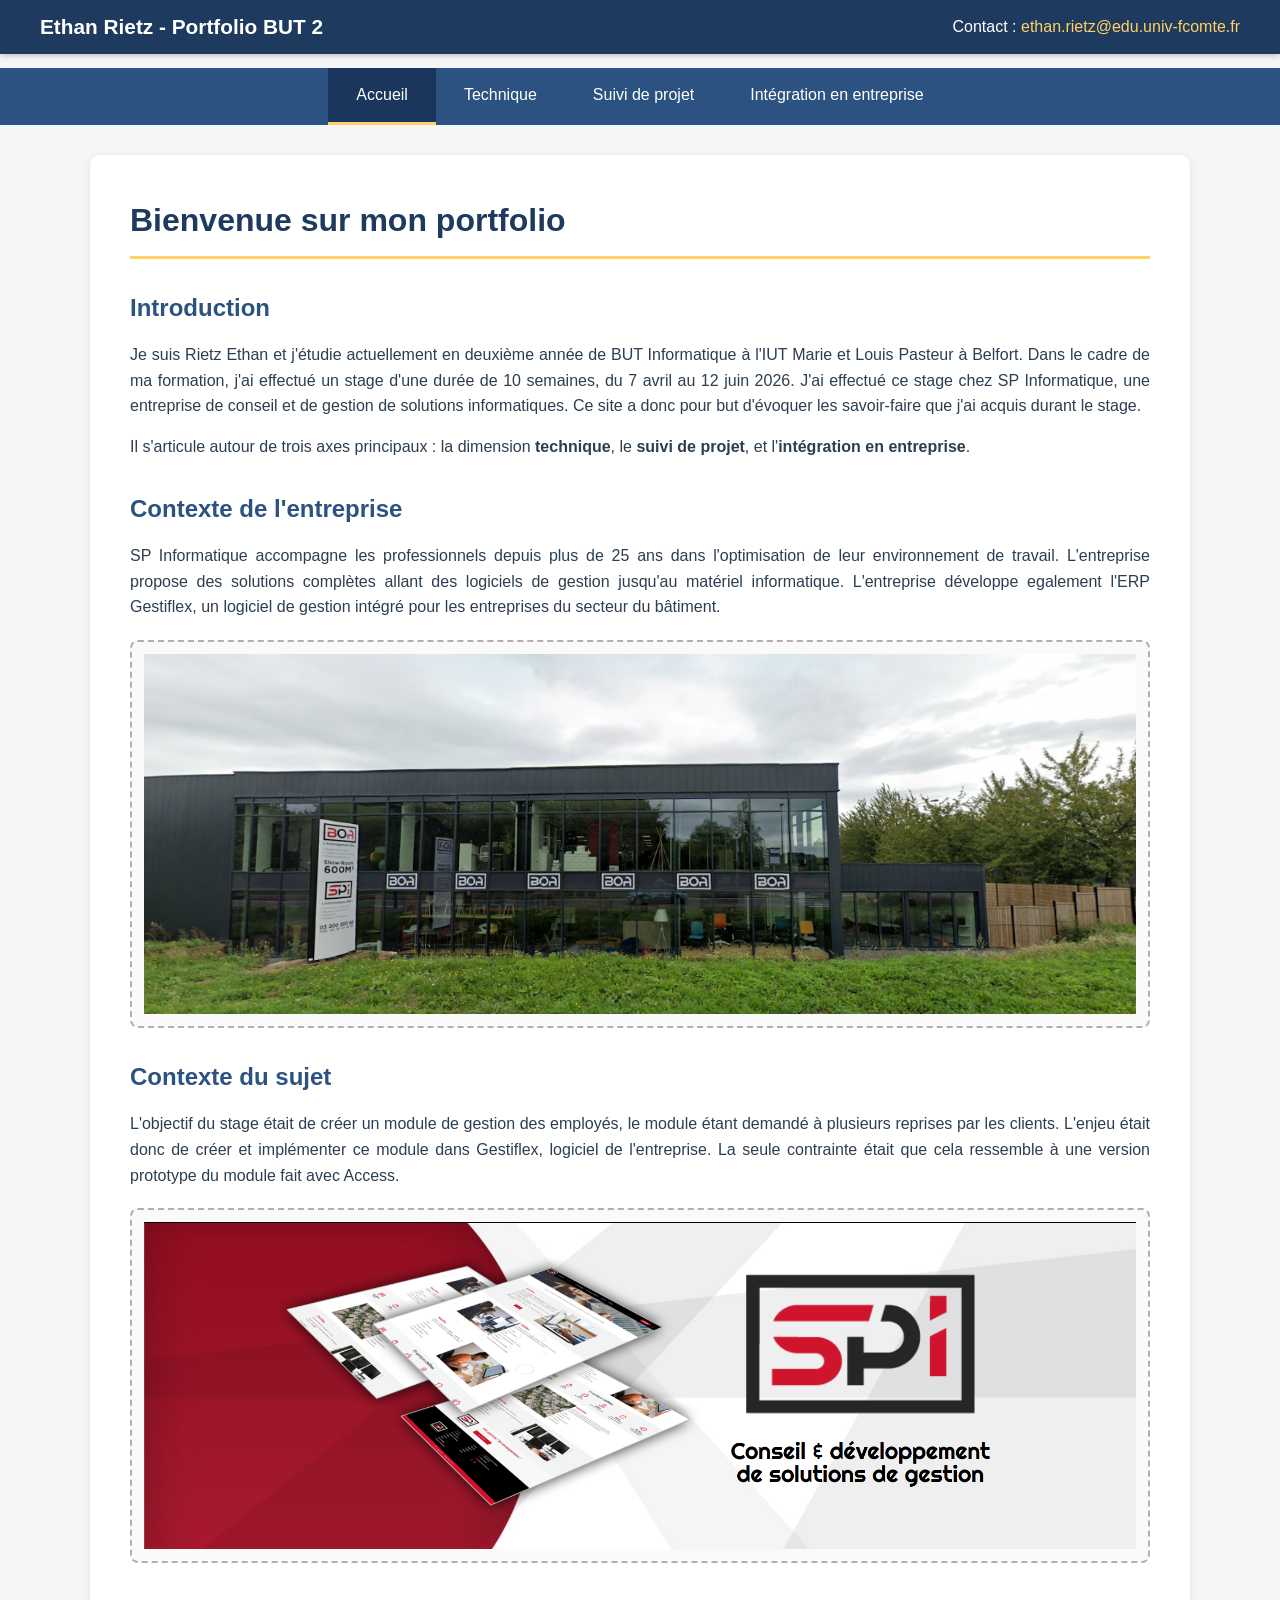
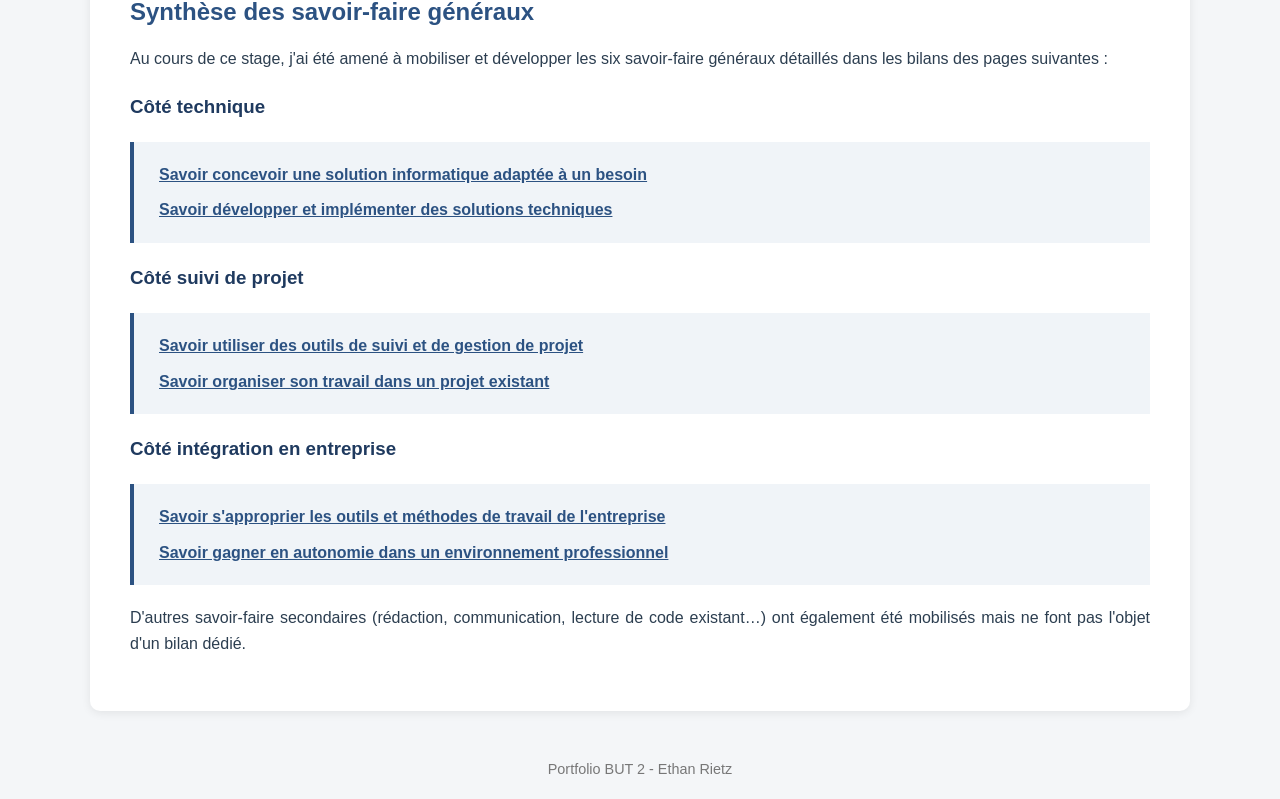
<file: index.html>
<!DOCTYPE html>
<html lang="fr">
<head>
  <meta charset="UTF-8">
  <title>Accueil - Portfolio BUT 2</title>
  <link rel="stylesheet" href="style.css">
</head>
<body>

<iframe class="site-fragment header-fragment" src="header.html" title="En-tête du portfolio"></iframe>

<nav class="main-nav">
  <a href="index.html" class="active">Accueil</a>
  <a href="technique.html">Technique</a>
  <a href="suivi-de-projet.html">Suivi de projet</a>
  <a href="integration.html">Intégration en entreprise</a>
</nav>

<main>
  <h1 class="page-title">Bienvenue sur mon portfolio</h1>

  <h2>Introduction</h2>
  <p>Je suis Rietz Ethan et j'étudie actuellement en deuxième année de BUT Informatique à l'IUT Marie et Louis Pasteur à Belfort. Dans le cadre de ma formation, j'ai effectué un stage d'une durée de 10 semaines, du 7 avril au 12 juin 2026. J'ai effectué ce stage chez SP Informatique, une entreprise de conseil et de gestion de solutions informatiques. Ce site a donc pour but d'évoquer les savoir-faire que j'ai acquis durant le stage.</p>
  <p>Il s'articule autour de trois axes principaux : la dimension <strong>technique</strong>, le <strong>suivi de projet</strong>, et l'<strong>intégration en entreprise</strong>.</p>

  <h2>Contexte de l'entreprise</h2>
  <p>SP Informatique accompagne les professionnels depuis plus de 25 ans dans l'optimisation de leur environnement de travail. L'entreprise propose des solutions complètes allant des logiciels de gestion jusqu'au matériel informatique. L'entreprise développe egalement l'ERP Gestiflex, un logiciel de gestion intégré pour les entreprises du secteur du bâtiment.</p>

  <div class="illu-accueil">
    <img src="image/SPI.webp" alt="Logo SPI de l'entreprise">
  </div>

  <h2>Contexte du sujet</h2>
  <p>L'objectif du stage était de créer un module de gestion des employés, le module étant demandé à plusieurs reprises par les clients. L'enjeu était donc de créer et implémenter ce module dans Gestiflex, logiciel de l'entreprise. La seule contrainte était que cela ressemble à une version prototype du module fait avec Access.</p>

  <div class="illu-accueil">
    <img src="image/SPI2.png" alt="Capture du projet SPI2">
  </div>

  <h2>Synthèse des savoir-faire généraux</h2>
  <p>Au cours de ce stage, j'ai été amené à mobiliser et développer les six savoir-faire généraux détaillés dans les bilans des pages suivantes :</p>

  <h3>Côté technique</h3>
  <ul class="sf-list">
    <li><a href="technique.html" class="sf-link">Savoir concevoir une solution informatique adaptée à un besoin</a></li>
    <li><a href="technique.html" class="sf-link">Savoir développer et implémenter des solutions techniques</a></li>
  </ul>

  <h3>Côté suivi de projet</h3>
  <ul class="sf-list">
    <li><a href="suivi-de-projet.html" class="sf-link">Savoir utiliser des outils de suivi et de gestion de projet</a></li>
    <li><a href="suivi-de-projet.html" class="sf-link">Savoir organiser son travail dans un projet existant</a></li>
  </ul>

  <h3>Côté intégration en entreprise</h3>
  <ul class="sf-list">
    <li><a href="integration.html" class="sf-link">Savoir s'approprier les outils et méthodes de travail de l'entreprise</a></li>
    <li><a href="integration.html" class="sf-link">Savoir gagner en autonomie dans un environnement professionnel</a></li>
  </ul>

  <p>D'autres savoir-faire secondaires (rédaction, communication, lecture de code existant…) ont également été mobilisés mais ne font pas l'objet d'un bilan dédié.</p>
</main>

<iframe class="site-fragment footer-fragment" src="footer.html" title="Pied de page du portfolio"></iframe>

</body>
</html>
</file>
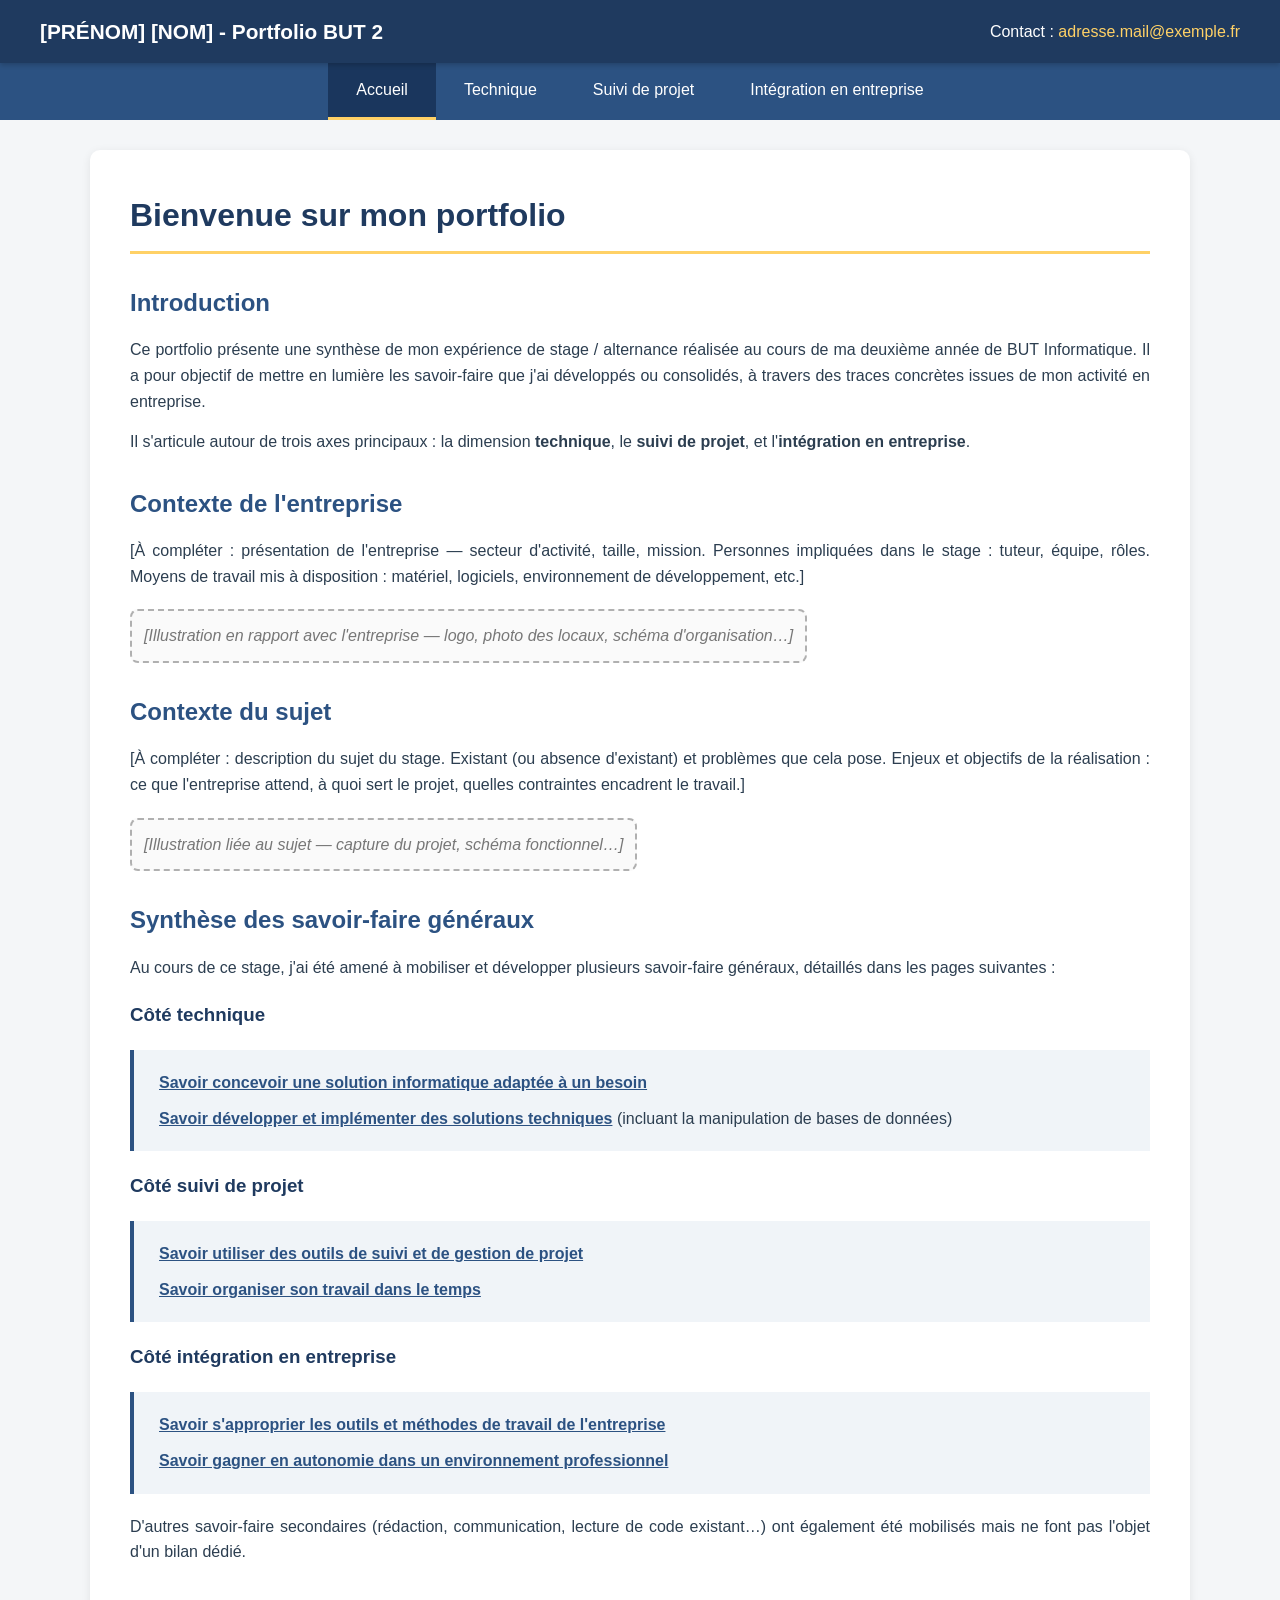
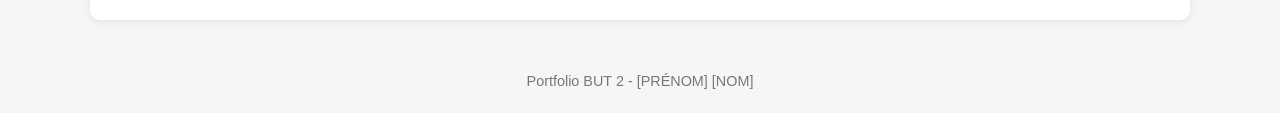
<file: accueil.html>
<!DOCTYPE html>
<html lang="fr">
<head>
  <meta charset="UTF-8">
  <title>Accueil - Portfolio BUT 2</title>
  <link rel="stylesheet" href="style.css">
</head>
<body>

<header>
  <h1>[PRÉNOM] [NOM] - Portfolio BUT 2</h1>
  <div class="contact">Contact : <a href="mailto:adresse.mail@exemple.fr">adresse.mail@exemple.fr</a></div>
</header>

<nav class="main-nav">
  <a href="accueil.html" class="active">Accueil</a>
  <a href="technique.html">Technique</a>
  <a href="suivi-de-projet.html">Suivi de projet</a>
  <a href="integration.html">Intégration en entreprise</a>
</nav>

<main>
  <h1 class="page-title">Bienvenue sur mon portfolio</h1>

  <h2>Introduction</h2>
  <p>Ce portfolio présente une synthèse de mon expérience de stage / alternance réalisée au cours de ma deuxième année de BUT Informatique. Il a pour objectif de mettre en lumière les savoir-faire que j'ai développés ou consolidés, à travers des traces concrètes issues de mon activité en entreprise.</p>
  <p>Il s'articule autour de trois axes principaux : la dimension <strong>technique</strong>, le <strong>suivi de projet</strong>, et l'<strong>intégration en entreprise</strong>.</p>

  <h2>Contexte de l'entreprise</h2>
  <p>[À compléter : présentation de l'entreprise — secteur d'activité, taille, mission. Personnes impliquées dans le stage : tuteur, équipe, rôles. Moyens de travail mis à disposition : matériel, logiciels, environnement de développement, etc.]</p>

  <div class="illu-accueil">[Illustration en rapport avec l'entreprise — logo, photo des locaux, schéma d'organisation…]</div>

  <h2>Contexte du sujet</h2>
  <p>[À compléter : description du sujet du stage. Existant (ou absence d'existant) et problèmes que cela pose. Enjeux et objectifs de la réalisation : ce que l'entreprise attend, à quoi sert le projet, quelles contraintes encadrent le travail.]</p>

  <div class="illu-accueil">[Illustration liée au sujet — capture du projet, schéma fonctionnel…]</div>

  <h2>Synthèse des savoir-faire généraux</h2>
  <p>Au cours de ce stage, j'ai été amené à mobiliser et développer plusieurs savoir-faire généraux, détaillés dans les pages suivantes :</p>

  <h3>Côté technique</h3>
  <ul class="sf-list">
    <li><a href="technique.html" class="sf-link">Savoir concevoir une solution informatique adaptée à un besoin</a></li>
    <li><a href="technique.html" class="sf-link">Savoir développer et implémenter des solutions techniques</a> (incluant la manipulation de bases de données)</li>
  </ul>

  <h3>Côté suivi de projet</h3>
  <ul class="sf-list">
    <li><a href="suivi-de-projet.html" class="sf-link">Savoir utiliser des outils de suivi et de gestion de projet</a></li>
    <li><a href="suivi-de-projet.html" class="sf-link">Savoir organiser son travail dans le temps</a></li>
  </ul>

  <h3>Côté intégration en entreprise</h3>
  <ul class="sf-list">
    <li><a href="integration.html" class="sf-link">Savoir s'approprier les outils et méthodes de travail de l'entreprise</a></li>
    <li><a href="integration.html" class="sf-link">Savoir gagner en autonomie dans un environnement professionnel</a></li>
  </ul>

  <p>D'autres savoir-faire secondaires (rédaction, communication, lecture de code existant…) ont également été mobilisés mais ne font pas l'objet d'un bilan dédié.</p>
</main>

<footer>Portfolio BUT 2 - [PRÉNOM] [NOM]</footer>

</body>
</html>
</file>
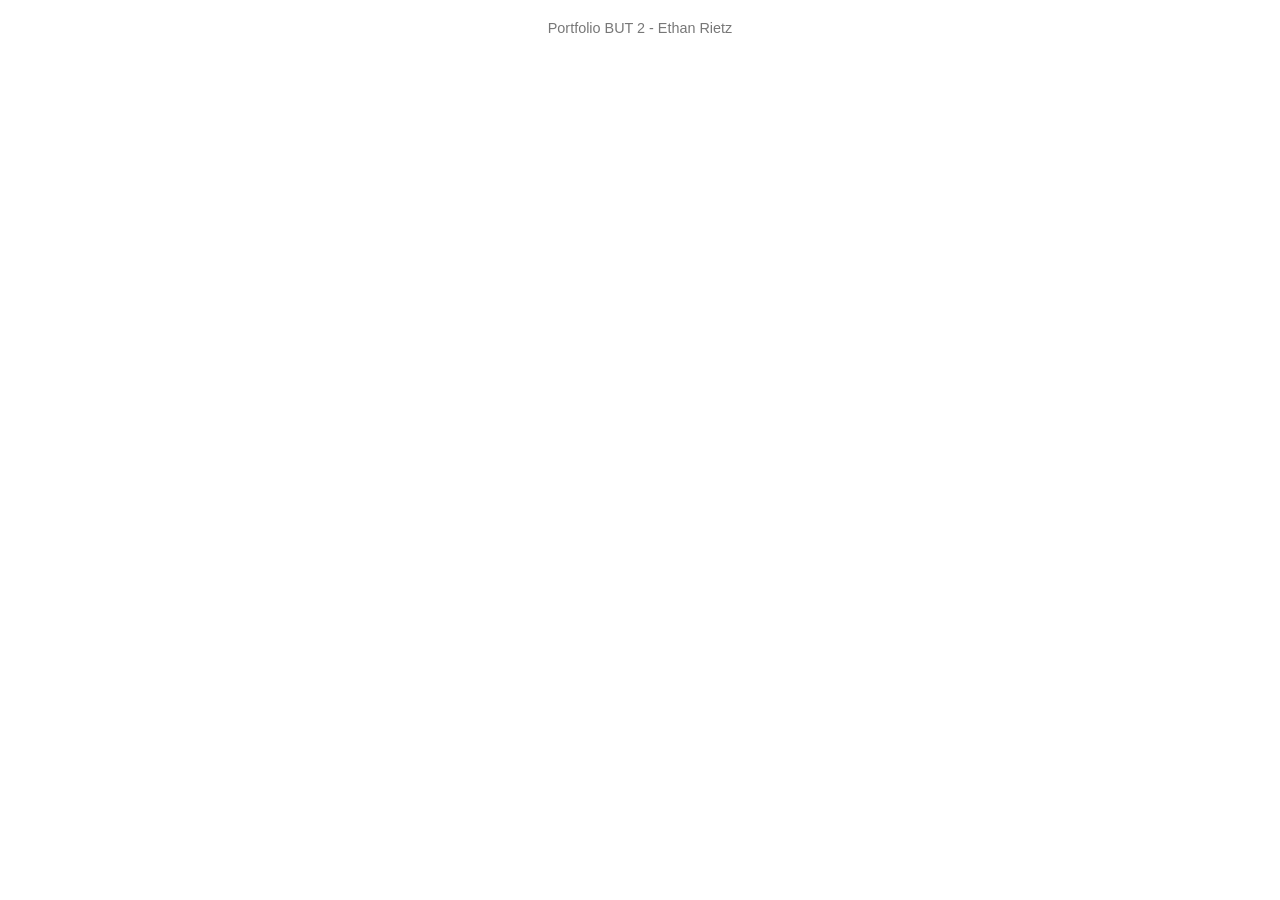
<file: footer.html>
<!DOCTYPE html>
<html lang="fr">
<head>
  <meta charset="UTF-8">
  <style>
    body {
      margin: 0;
      font-family: 'Segoe UI', Tahoma, sans-serif;
    }

    footer {
      text-align: center;
      padding: 20px;
      color: #777;
      font-size: 0.9em;
    }
  </style>
</head>
<body>
  <footer>Portfolio BUT 2 - Ethan Rietz</footer>
</body>
</html>
</file>
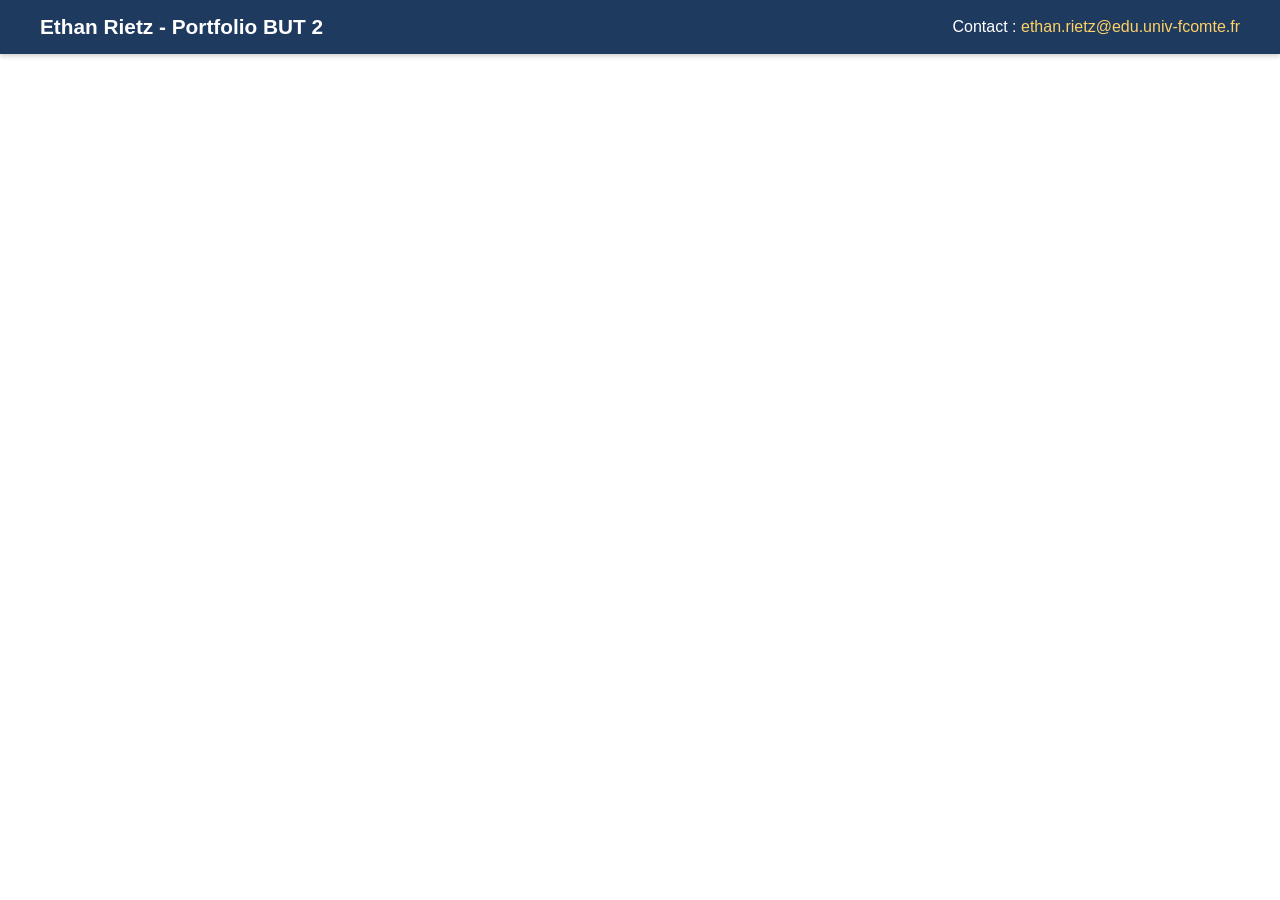
<file: header.html>
<!DOCTYPE html>
<html lang="fr">
<head>
  <meta charset="UTF-8">
  <style>
    body {
      margin: 0;
      font-family: 'Segoe UI', Tahoma, sans-serif;
    }

    header {
      background-color: #1f3a5f;
      color: white;
      padding: 15px 40px;
      display: flex;
      justify-content: space-between;
      align-items: center;
      box-shadow: 0 2px 5px rgba(0,0,0,0.2);
    }

    h1 {
      font-size: 1.3em;
      margin: 0;
    }

    .contact a {
      color: #ffd166;
      text-decoration: none;
    }
  </style>
</head>
<body>
  <header>
    <h1>Ethan Rietz - Portfolio BUT 2</h1>
    <div class="contact">Contact : <a href="mailto:adresse.mail@exemple.fr">ethan.rietz@edu.univ-fcomte.fr </a></div>
  </header>
</body>
</html>
</file>
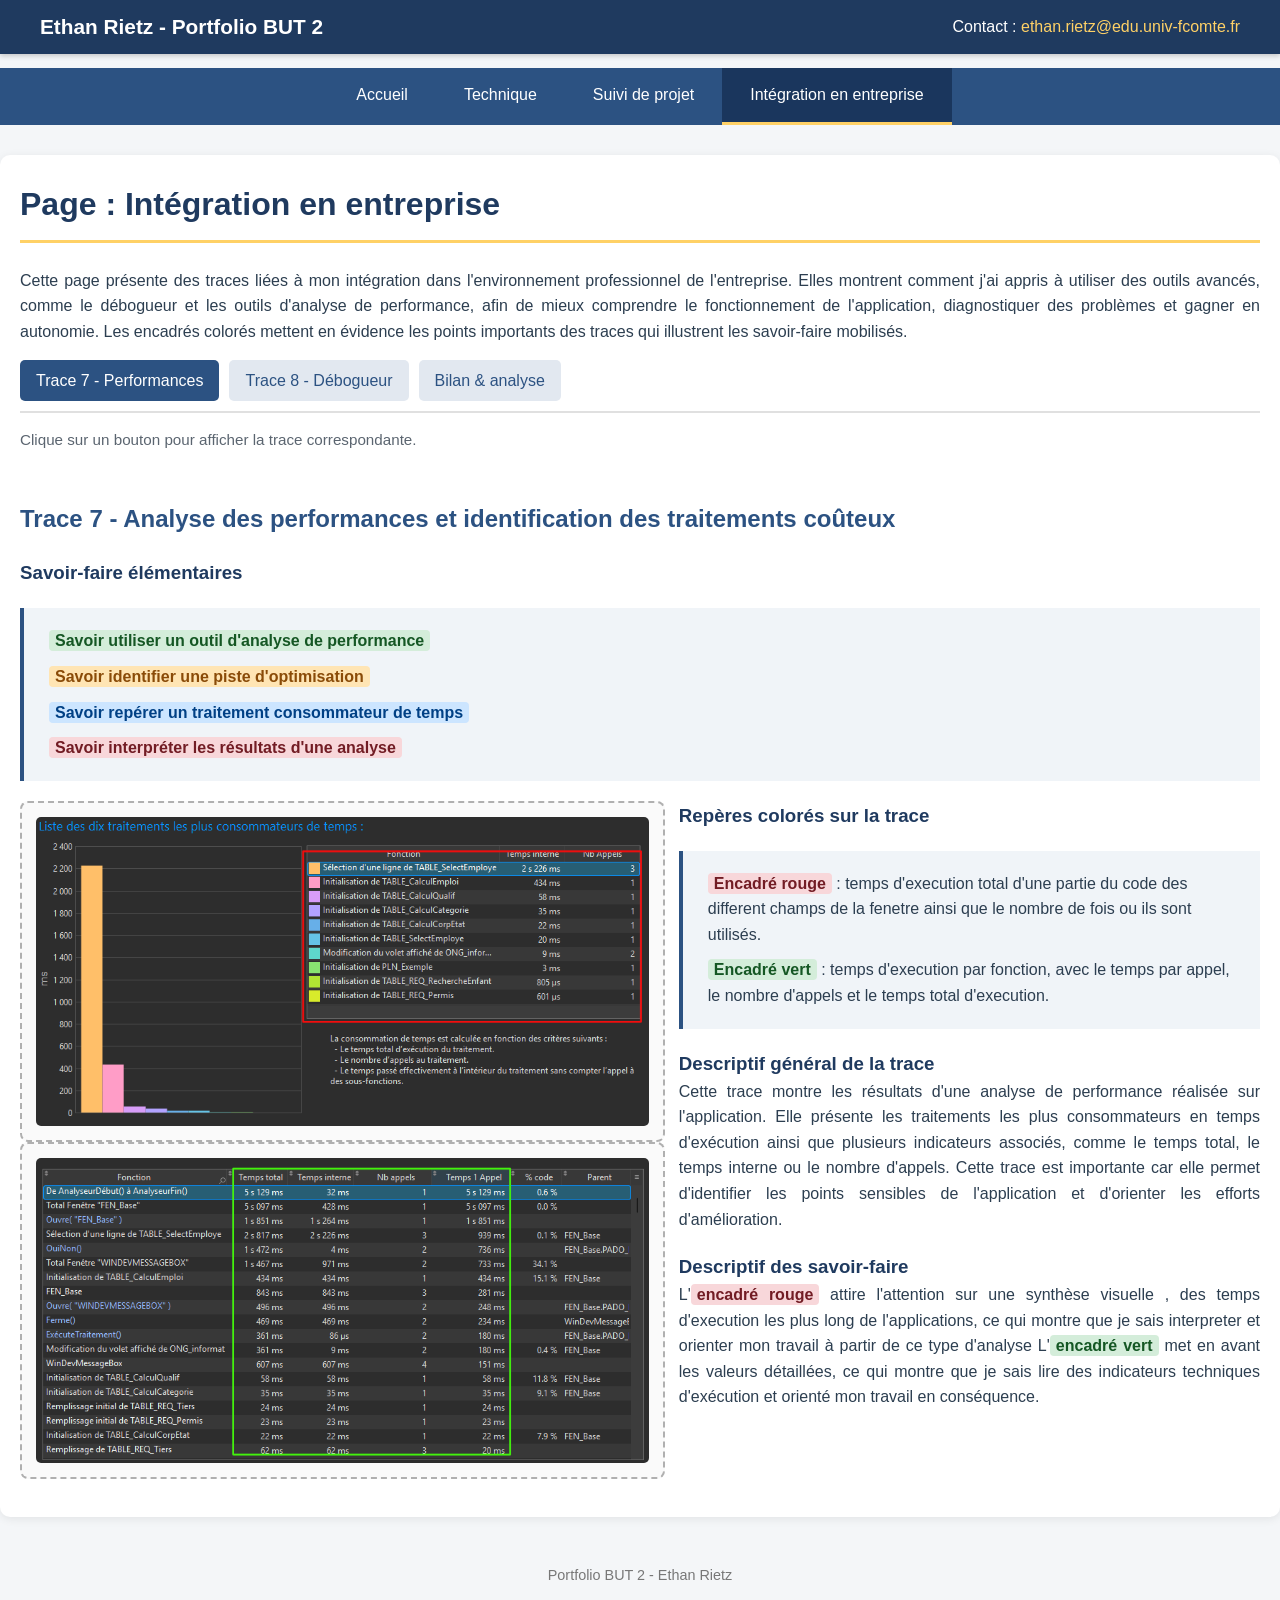
<file: integration.html>
<!DOCTYPE html>
<html lang="fr">
<head>
  <meta charset="UTF-8">
  <title>Intégration en entreprise - Portfolio BUT 2</title>
  <link rel="stylesheet" href="style.css">
</head>
<body>

<iframe class="site-fragment header-fragment" src="header.html" title="En-tête du portfolio"></iframe>

<nav class="main-nav">
  <a href="index.html">Accueil</a>
  <a href="technique.html">Technique</a>
  <a href="suivi-de-projet.html">Suivi de projet</a>
  <a href="integration.html" class="active">Intégration en entreprise</a>
</nav>

<main class="trace-page">
  <h1 class="page-title">Page : Intégration en entreprise</h1>
  <p>Cette page présente des traces liées à mon intégration dans l'environnement professionnel de l'entreprise. Elles montrent comment j'ai appris à utiliser des outils avancés, comme le débogueur et les outils d'analyse de performance, afin de mieux comprendre le fonctionnement de l'application, diagnostiquer des problèmes et gagner en autonomie. Les encadrés colorés mettent en évidence les points importants des traces qui illustrent les savoir-faire mobilisés.</p>

  <nav class="sub-nav">
    <button type="button" class="active" data-target="trace1">Trace 7 - Performances</button>
    <button type="button" data-target="trace2">Trace 8 - Débogueur</button>
    <button type="button" data-target="bilan">Bilan & analyse</button>
  </nav>

  <p class="subpage-switch-hint">Clique sur un bouton pour afficher la trace correspondante.</p>

  <section id="trace1" class="subpage-content active" data-subpage="trace1">
    <h2>Trace 7 - Analyse des performances et identification des traitements coûteux</h2>

    <h3>Savoir-faire élémentaires</h3>
    <ul class="sf-list">
      <li><span class="sf sf-vert">Savoir utiliser un outil d'analyse de performance</span></li>
      <li><span class="sf sf-orange">Savoir identifier une piste d'optimisation</span></li>
      <li><span class="sf sf-bleu">Savoir repérer un traitement consommateur de temps</span></li>
      <li><span class="sf sf-rouge">Savoir interpréter les résultats d'une analyse</span></li>
    </ul>

    <div class="trace-layout">
      <div class="trace-media">
        <div class="trace-zone">
          <img src="image/perf1.png" alt="Trace 1 - Performances">
        </div>
        <div class="trace-zone">
          <img src="image/perf2.png" alt="Trace 1 - Performances">
        </div>
      </div>

      

      <div class="trace-content">
        <h3>Repères colorés sur la trace</h3>
        <ul class="sf-list">
          <li><span class="sf sf-rouge">Encadré rouge</span> : temps d'execution total d'une partie du code des different champs de la fenetre ainsi que le nombre de fois ou ils sont utilisés.</li>
          <li><span class="sf sf-vert">Encadré vert</span> : temps d'execution par fonction, avec le temps par appel, le nombre d'appels et le temps total d'execution.</li>
          
        </ul>

        <h3>Descriptif général de la trace</h3>
        <p>Cette trace montre les résultats d'une analyse de performance réalisée sur l'application. 
          Elle présente les traitements les plus consommateurs en temps d'exécution ainsi que plusieurs indicateurs associés, 
          comme le temps total, le temps interne ou le nombre d'appels. Cette trace est importante car elle permet d'identifier les points 
          sensibles de l'application et d'orienter les efforts d'amélioration.</p>

        <h3>Descriptif des savoir-faire</h3>
        <p>L'<span class="sf sf-rouge">encadré rouge</span> attire l'attention sur une synthèse visuelle , des temps d'execution les plus long de l'applications, ce qui montre que je sais interpreter et orienter mon travail à partir de ce type d'analyse 
          L'<span class="sf sf-vert">encadré vert</span> met en avant les valeurs détaillées, ce qui montre que je sais lire des indicateurs techniques d'exécution et orienté mon travail en conséquence. 
        </p>
      </div>
      
    </div>
  </section>

  <section id="trace2" class="subpage-content" data-subpage="trace2">
    <h2>Trace 8 - Utilisation du débogueur pour comprendre et corriger le comportement de l'application</h2>

    <h3>Savoir-faire élémentaires</h3>
    <ul class="sf-list">
      <li><span class="sf sf-vert">Savoir utiliser un débogueur</span></li>
      <li><span class="sf sf-orange">Savoir suivre l'exécution d'un traitement pas à pas</span></li>
      <li><span class="sf sf-bleu">Savoir observer l'état des variables pendant l'exécution</span></li>
      <li><span class="sf sf-rouge">Savoir rechercher l'origine d'un comportement anormal</span></li>
      <li><span class="sf sf-violet">Savoir comprendre du code existant à partir de son exécution réelle</span></li>
    </ul>

    <div class="trace-layout">
      <div class="trace-media">
        <div class="trace-zone">
          <img src="image/debogeure3.png" alt="Trace 2 - Debogueur">
        </div>
      </div>

      <div class="trace-content">
        <h3>Repères colorés sur la trace</h3>
        <ul class="sf-list">
          <li><span class="sf sf-vert">Encadré vert</span> : zone de visualisation de l'enregistrement en cours (en l'occuerence le contrat qui est chargé en memoire et entrain d'etre lu).</li>
          <li><span class="sf sf-orange">Encadré orange</span> : outil ou commandes de débogage comme le pas à pas ou excecuter jusqu'à un curseur.</li>
          <li><span class="sf sf-bleu">Encadré bleu</span> : le point d'arrêt en rouge et la ligne qui va etre excecuté avec la fleche.</li>
          <li><span class="sf sf-rouge">Encadré rouge</span> : liste des variable global et locale, fonction et element de WLangage avec leurs valeurs associée au moment de l'exécution.</li>
        </ul>

        <h3>Descriptif général de la trace</h3>
        <p>Cette trace montre l'utilisation du débogueur dans l'environnement de développement. On y voit le code en cours d'exécution, les variables observées et les outils 
          permettant de suivre le traitement pas à pas. Cette trace est importante car elle représente une méthode concrète de compréhension du fonctionnement de 
          l'application et de recherche d'anomalies.</p>

        <h3>Descriptif des savoir-faire</h3>
        <p>L'<span class="sf sf-vert">encadré vert</span> met en évidence la zone de code suivie pendant l'exécution, ce qui montre ma capacité à verifier la bonne lecture des données. 
          L'<span class="sf sf-orange">encadré orange</span> attire l'attention sur les commandes de débogage, illustrant mon aptitude à piloter l'exécution pas à pas. 
          L'<span class="sf sf-bleu">encadré bleu</span> Montre les element en cours d'exécution, ce qui montre ma capacité à observer le comportement de l'application. 
          Enfin, l'<span class="sf sf-rouge">encadré rouge</span> met en evidence les valeurs des variables, ce qui montre ma capacité à analyser l'état de l'application à un instant donné.</p>
      </div>
    </div>
  </section>

  <section id="bilan" class="subpage-content" data-subpage="bilan">
    <h2>Bilan / Analyse - Intégration en entreprise</h2>

    <div class="bilan-block">
      <h3>Savoir-faire général 1 : Savoir s'approprier les outils et méthodes de travail de l'entreprise</h3>
      <p><strong>Résumé des savoir-faire élémentaires associés :</strong> ce savoir-faire général regroupe la prise en main d'outils professionnels comme le débogueur et les outils d'analyse de performance. Il repose sur la capacité à comprendre leur fonctionnement, interpréter leurs résultats et les utiliser pour résoudre des problèmes concrets.</p>

      <p><strong>Traces associées :</strong></p>
      <ul class="sf-list">
        <li>Trace 7 : performances</li>
        <li>Trace 8 : débogueur</li>
      </ul>

      <p><strong>Rappel du contexte d'utilisation :</strong> ces compétences ont été mobilisées lorsque je devais comprendre le comportement de l'application, analyser une lenteur ou investiguer une anomalie.</p>
      <p><strong>Contexte d'apprentissage :</strong> ces outils ont été surtout appris en entreprise, car ils n'avaient pas été autant approfondis en cours.</p>
      <p><strong>Difficultés d'apprentissage et/ou d'utilisation :</strong> la principale difficulté a été de comprendre la quantité d'informations affichées par ces outils et d'identifier les éléments réellement utiles à l'analyse.</p>

      <p><strong>Évaluation justifiée du niveau :</strong></p>
      <p>Niveau avant le stage : <span class="niveau">Faible</span> &nbsp;→&nbsp; Niveau après : <span class="niveau">Bon</span></p>
      <p>Avant le stage, mon niveau était faible. Après cette expérience, j'estime avoir atteint un niveau bon, car je suis capable de m'appuyer sur ces outils pour analyser une situation technique.</p>
    </div>

    <div class="bilan-block">
      <h3>Savoir-faire général 2 : Savoir gagner en autonomie dans un environnement professionnel</h3>
      <p><strong>Résumé des savoir-faire élémentaires associés :</strong> ce savoir-faire général regroupe la capacité à observer, analyser, interpréter et corriger un problème de manière rigoureuse, en s'appuyant sur les outils mis à disposition dans l'entreprise.</p>

      <p><strong>Traces associées :</strong></p>
      <ul class="sf-list">
        <li>Trace 7 : performances</li>
        <li>Trace 8 : débogueur</li>
      </ul>

      <p><strong>Rappel du contexte d'utilisation :</strong> ce savoir-faire a été mobilisé lors des recherches de bugs, de l'analyse des ralentissements et de la compréhension du fonctionnement interne de l'application.</p>
      <p><strong>Contexte d'apprentissage :</strong> il a été développé progressivement pendant le stage, au fil des situations rencontrées et des problèmes analysés.</p>
      <p><strong>Difficultés d'apprentissage et/ou d'utilisation :</strong> la difficulté principale a été d'apprendre à chercher par moi-même de façon méthodique avant de solliciter de l'aide.</p>

      <p><strong>Évaluation justifiée du niveau :</strong></p>
      <p>Niveau avant le stage : <span class="niveau">Limité</span> &nbsp;→&nbsp; Niveau après : <span class="niveau">Bon</span></p>
      <p>Avant le stage, mon autonomie était limitée sur ce type de tâches. Après cette expérience, je considère avoir atteint un niveau bon, car je suis plus capable d'analyser un problème et d'avancer seul dans sa compréhension.</p>
    </div>
  </section>
</main>

<iframe class="site-fragment footer-fragment" src="footer.html" title="Pied de page du portfolio"></iframe>
<script src="script.js"></script>

</body>
</html>
</file>
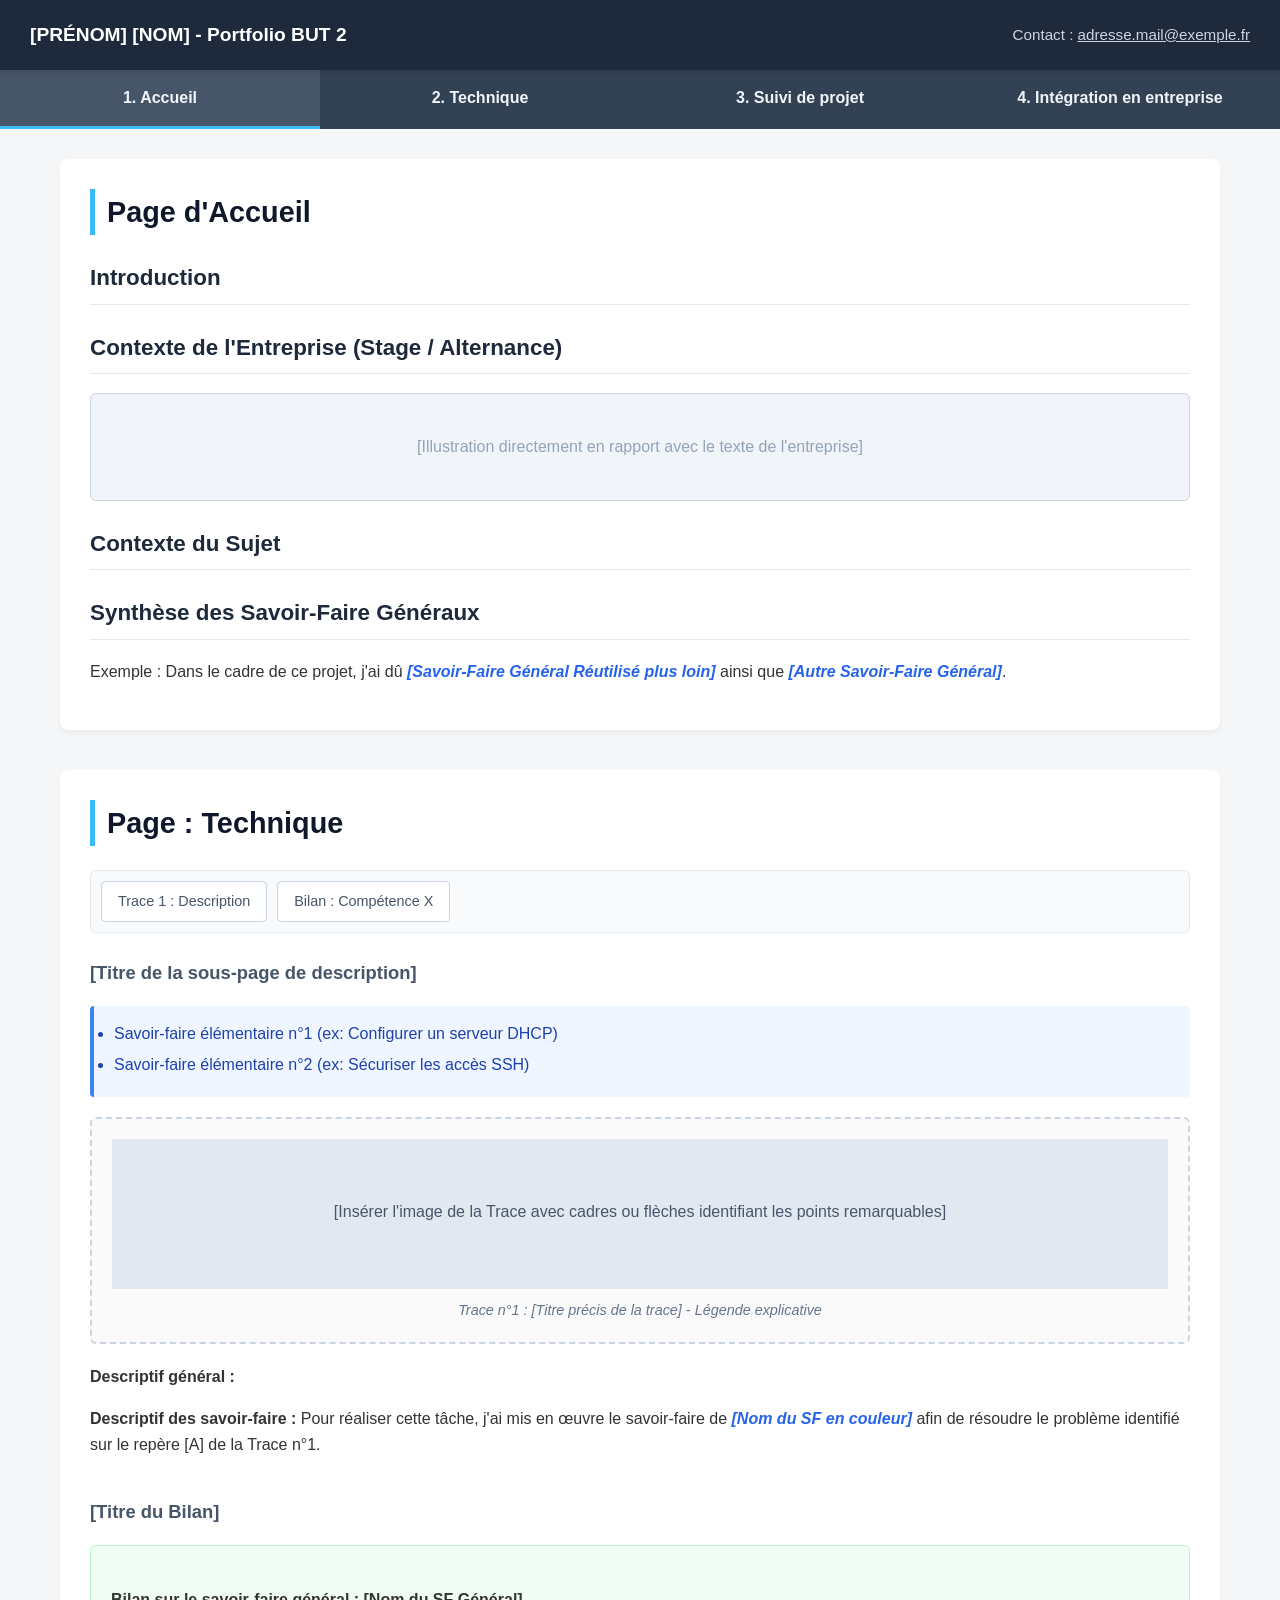
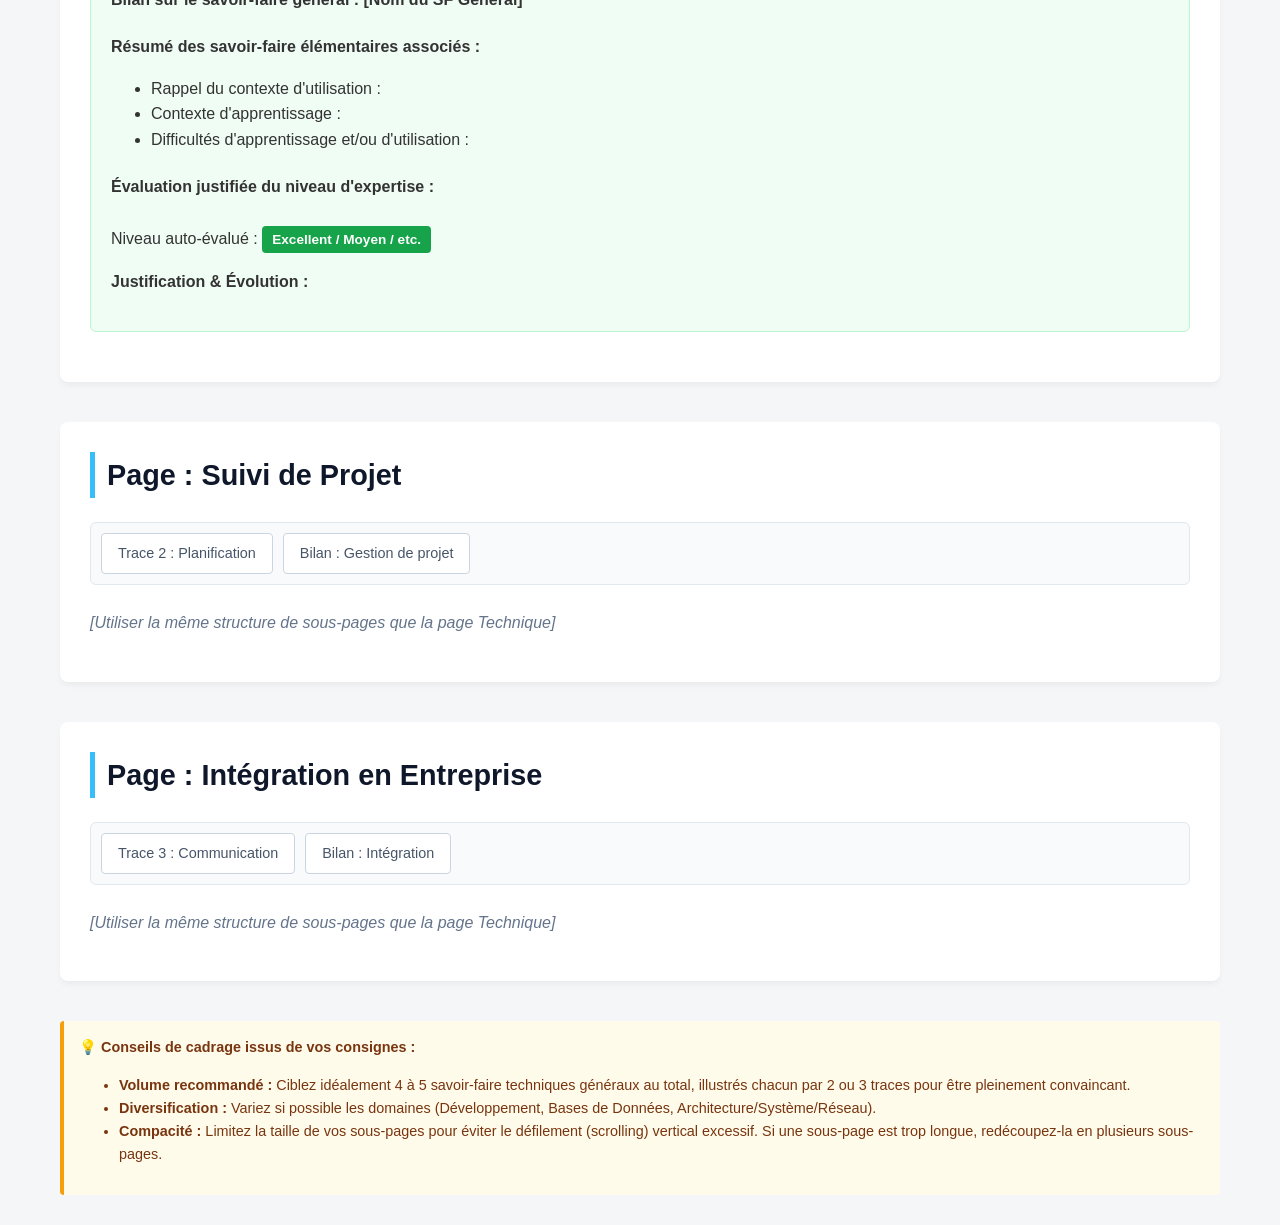
<file: structure_portfolio_BUT2.html>
<!DOCTYPE html>
<html lang="fr">
<head>
    <meta charset="UTF-8">
    <meta name="viewport" content="width=device-width, initial-scale=1.0">
    <title>Structure Portfolio BUT 2</title>
    <style>
        /* BASE STYLE & DESIGN VARIETY (Muted cool tech palette) */
        * {
            box-sizing: border-box;
        }
        body {
            font-family: 'Segoe UI', Tahoma, Geneva, Verdana, sans-serif;
            margin: 0;
            padding: 0;
            background-color: #f4f6f8;
            color: #333;
            line-height: 1.6;
        }

        /* 1. ENTÊTE IMPOSÉ (Toujours visible) */
        header {
            position: fixed;
            top: 0;
            left: 0;
            width: 100%;
            height: 70px;
            background-color: #1e293b;
            color: #ffffff;
            display: flex;
            justify-content: space-between;
            align-items: center;
            padding: 0 30px;
            z-index: 1000;
            box-shadow: 0 2px 5px rgba(0,0,0,0.1);
        }
        header .identity {
            font-weight: bold;
            font-size: 1.2rem;
        }
        header .email {
            font-size: 0.95rem;
            color: #cbd5e1;
        }

        /* NAVIGATION PRINCIPALE À 4 PAGES */
        .main-nav {
            display: flex;
            background-color: #334155;
            margin-top: 70px; /* Pour compenser le header fixe */
            position: sticky;
            top: 70px;
            z-index: 999;
        }
        .main-nav a {
            flex: 1;
            text-align: center;
            padding: 15px 0;
            color: #f1f5f9;
            text-decoration: none;
            font-weight: 600;
            transition: background-color 0.2s;
            border-bottom: 3px solid transparent;
        }
        .main-nav a:hover, .main-nav a.active {
            background-color: #475569;
            border-bottom: 3px solid #38bdf8;
        }

        /* CONTENEUR PRINCIPAL */
        .container {
            max-width: 1200px;
            margin: 30px auto;
            padding: 0 20px;
        }

        /* SECTION DE PAGE */
        .page-section {
            background: #ffffff;
            padding: 30px;
            border-radius: 8px;
            box-shadow: 0 4px 6px -1px rgba(0,0,0,0.05);
            margin-bottom: 40px;
        }

        h1 {
            color: #0f172a;
            border-left: 5px solid #38bdf8;
            padding-left: 12px;
            margin-top: 0;
            font-size: 1.8rem;
        }
        h2 {
            color: #1e293b;
            font-size: 1.4rem;
            margin-top: 25px;
            border-bottom: 1px solid #e2e8f0;
            padding-bottom: 8px;
        }
        h3 {
            color: #475569;
            font-size: 1.15rem;
            margin-top: 20px;
        }

        /* NAVIGATION SECONDAIRE (SOUS-PAGES) - IDENTIQUE POUR LES 3 PAGES CONCERNÉES */
        .sub-nav {
            display: flex;
            gap: 10px;
            background: #f8fafc;
            padding: 10px;
            border-radius: 6px;
            margin: 15px 0 25px 0;
            border: 1px solid #e2e8f0;
        }
        .sub-nav a {
            padding: 8px 16px;
            background: #ffffff;
            color: #475569;
            text-decoration: none;
            border-radius: 4px;
            font-size: 0.9rem;
            border: 1px solid #cbd5e1;
            font-weight: 500;
        }
        .sub-nav a:hover {
            background: #e2e8f0;
            color: #0f172a;
        }

        /* BLOCS FORMALISÉS PAR LE DOCUMENT */
        .highlight-sf {
            font-weight: bold;
            color: #2563eb; /* Couleur de mise en valeur exigée */
            font-style: italic;
        }
        
        .liste-sf-elementaires {
            background-color: #eff6ff;
            border-left: 4px solid #3b82f6;
            padding: 15px 20px;
            border-radius: 4px;
            margin: 15px 0;
        }
        .liste-sf-elementaires li {
            color: #1e40af; /* Liste colorée des savoir-faire élémentaires */
            font-weight: 500;
            margin-bottom: 5px;
        }

        .trace-container {
            border: 2px dashed #cbd5e1;
            padding: 20px;
            background: #fafafa;
            text-align: center;
            margin: 20px 0;
            border-radius: 6px;
        }
        .trace-caption {
            font-size: 0.9rem;
            color: #64748b;
            margin-top: 10px;
            font-style: italic;
        }

        .bilan-bloc {
            background-color: #f0fdf4;
            border: 1px solid #bbf7d0;
            padding: 20px;
            border-radius: 6px;
            margin-bottom: 20px;
        }
        .expertise-badge {
            display: inline-block;
            background: #16a34a;
            color: white;
            padding: 3px 10px;
            border-radius: 4px;
            font-size: 0.85rem;
            font-weight: bold;
            margin-top: 5px;
        }

        .illustration-placeholder {
            background: #f1f5f9;
            border: 1px solid #cbd5e1;
            padding: 40px;
            text-align: center;
            color: #94a3b8;
            margin: 15px 0;
            border-radius: 6px;
        }

        .conseil-box {
            background: #fffbeb;
            border-left: 4px solid #f59e0b;
            padding: 15px;
            font-size: 0.9rem;
            color: #78350f;
            margin-top: 30px;
            border-radius: 4px;
        }
    </style>
</head>
<body>

    <!-- 1. ENTÊTE IMPOSÉ (Toujours visible) -->
    <header>
        <div class="identity">[PRÉNOM] [NOM] - Portfolio BUT 2</div>
        <div class="email">Contact : <a href="mailto:adresse.mail@exemple.fr" style="color: #cbd5e1;">adresse.mail@exemple.fr</a></div>
    </header>

    <!-- ARBORESCENCE À 4 PAGES PRINCIPALES -->
    <nav class="main-nav">
        <a href="#accueil" class="active">1. Accueil</a>
        <a href="#technique">2. Technique</a>
        <a href="#suivi-de-projet">3. Suivi de projet</a>
        <a href="#integration">4. Intégration en entreprise</a>
    </nav>

    <div class="container">

        <!-- ========================================== -->
        <!-- PAGE 1 : ACCUEIL (Contenu Imposé) -->
        <!-- ========================================== -->
        <section id="accueil" class="page-section">
            <h1>Page d'Accueil</h1>
            
            <h2>Introduction</h2>
            <p><!-- Présentation obligatoire des objectifs et du contenu du site --></p>

            <h2>Contexte de l'Entreprise (Stage / Alternance)</h2>
            <p><!-- Présentation de l'entreprise, des personnels impliqués, de leurs rôles, et de vos moyens de travail --></p>
            
            <div class="illustration-placeholder">
                [Illustration directement en rapport avec le texte de l'entreprise]
            </div>

            <h2>Contexte du Sujet</h2>
            <p><!-- Présentation de l'existant (ou non-existant) et ses problèmes, le sujet précis, les enjeux et objectifs de votre réalisation --></p>

            <h2>Synthèse des Savoir-Faire Généraux</h2>
            <p>
                <!-- Synthèse des compétences mises en jeu. Mettre obligatoirement en valeur (en gras, couleur, ou via un lien) ceux détaillés dans les 3 autres pages -->
                Exemple : Dans le cadre de ce projet, j'ai dû <span class="highlight-sf">[Savoir-Faire Général Réutilisé plus loin]</span> ainsi que <span class="highlight-sf">[Autre Savoir-Faire Général]</span>.
            </p>
        </section>


        <!-- ========================================== -->
        <!-- PAGE 2 : TECHNIQUE (Structure Imposée) -->
        <!-- ========================================== -->
        <section id="technique" class="page-section">
            <h1>Page : Technique</h1>
            <p class="resume-page"><!-- Court texte résumant obligatoirement ce que contiennent les sous-pages de cette section --></p>

            <!-- NAVIGATION SECONDAIRE (Système identique pour naviguer entre les sous-pages) -->
            <nav class="sub-nav">
                <a href="#tech-souspage-desc1">Trace 1 : Description</a>
                <a href="#tech-souspage-bilan1">Bilan : Compétence X</a>
            </nav>

            <!-- EMPLACEMENT DE L'AFFICHAGE DES SOUS-PAGES -->
            <div class="subpage-display">
                
                <!-- Exemple de sous-page de Type A : Description (basée sur une trace) -->
                <div id="tech-souspage-desc1" class="subpage-content">
                    <h3>[Titre de la sous-page de description]</h3>
                    
                    <!-- Liste colorée obligatoire des savoir-faire élémentaires abordés -->
                    <ul class="liste-sf-elementaires">
                        <li>Savoir-faire élémentaire n°1 (ex: Configurer un serveur DHCP)</li>
                        <li>Savoir-faire élémentaire n°2 (ex: Sécuriser les accès SSH)</li>
                    </ul>

                    <!-- Trace numérotée, titrée et légendée (Exigence : cadres/flèches sur points remarquables) -->
                    <div class="trace-container">
                        <div style="background: #e2e8f0; height: 150px; padding-top: 60px; color: #475569;">
                            [Insérer l'image de la Trace avec cadres ou flèches identifiant les points remarquables]
                        </div>
                        <div class="trace-caption">Trace n°1 : [Titre précis de la trace] - Légende explicative</div>
                    </div>

                    <p>
                        <strong>Descriptif général :</strong> 
                        <!-- Ce que représente la trace, explication de la légende, place dans le projet -->
                    </p>

                    <p>
                        <strong>Descriptif des savoir-faire :</strong> 
                        <!-- Pourquoi et comment vous les avez utilisés, en faisant explicitement référence au numéro de la trace (ex: "Comme on le voit sur la Trace n°1...") et aux points remarquables mis en valeur (couleur requise sur les savoir-faire) -->
                        Pour réaliser cette tâche, j'ai mis en œuvre le savoir-faire de <span class="highlight-sf">[Nom du SF en couleur]</span> afin de résoudre le problème identifié sur le repère [A] de la Trace n°1.
                    </p>
                </div>

                <!-- Exemple de sous-page de Type B : Bilan / Analyse -->
                <div id="tech-souspage-bilan1" class="subpage-content" style="margin-top: 40px;">
                    <h3>[Titre du Bilan]</h3>
                    
                    <div class="bilan-bloc">
                        <h4>Bilan sur le savoir-faire général : [Nom du SF Général]</h4>
                        <p><strong>Résumé des savoir-faire élémentaires associés :</strong></p>
                        <ul>
                            <li>Rappel du contexte d'utilisation : <!-- ... --></li>
                            <li>Contexte d'apprentissage : <!-- Vu en cours / Appris en stage / En autonomie chez soi --></li>
                            <li>Difficultés d'apprentissage et/ou d'utilisation : <!-- ... --></li>
                        </ul>

                        <h4>Évaluation justifiée du niveau d'expertise :</h4>
                        <p>
                            Niveau auto-évalué : <span class="expertise-badge">Excellent / Moyen / etc.</span>
                        </p>
                        <p>
                            <strong>Justification & Évolution :</strong>
                            <!-- Comparaison obligatoire de votre niveau avant et après l'expérience de stage/alternance -->
                        </p>
                    </div>
                </div>

            </div>
        </section>


        <!-- ========================================== -->
        <!-- PAGE 3 : SUIVI DE PROJET (Même structure) -->
        <!-- ========================================== -->
        <section id="suivi-de-projet" class="page-section">
            <h1>Page : Suivi de Projet</h1>
            <p class="resume-page"><!-- Court texte résumant le contenu des sous-pages --></p>

            <!-- NAVIGATION SECONDAIRE (Identique à la page Technique) -->
            <nav class="sub-nav">
                <a href="#suivi-souspage-desc1">Trace 2 : Planification</a>
                <a href="#suivi-souspage-bilan1">Bilan : Gestion de projet</a>
            </nav>

            <div class="subpage-display">
                <!-- Remplir ici avec le même modèle de sous-pages (Description ou Bilan) adapté au Suivi de projet -->
                <p style="color: #64748b; font-style: italic;">[Utiliser la même structure de sous-pages que la page Technique]</p>
            </div>
        </section>


        <!-- ========================================== -->
        <!-- PAGE 4 : INTÉGRATION EN ENTREPRISE -->
        <!-- ========================================== -->
        <section id="integration" class="page-section">
            <h1>Page : Intégration en Entreprise</h1>
            <p class="resume-page"><!-- Court texte résumant le contenu des sous-pages --></p>

            <!-- NAVIGATION SECONDAIRE (Identique aux autres pages) -->
            <nav class="sub-nav">
                <a href="#integration-souspage-desc1">Trace 3 : Communication</a>
                <a href="#integration-souspage-bilan1">Bilan : Intégration</a>
            </nav>

            <div class="subpage-display">
                <!-- Remplir ici avec le même modèle de sous-pages (Description ou Bilan) adapté à l'Intégration -->
                <p style="color: #64748b; font-style: italic;">[Utiliser la même structure de sous-pages que la page Technique]</p>
            </div>
        </section>

        <!-- RAPPEL DES CONSEILS PRATIQUES DU DOCUMENT -->
        <div class="conseil-box">
            <strong>💡 Conseils de cadrage issus de vos consignes :</strong>
            <ul>
                <li><strong>Volume recommandé :</strong> Ciblez idéalement 4 à 5 savoir-faire techniques généraux au total, illustrés chacun par 2 ou 3 traces pour être pleinement convaincant.</li>
                <li><strong>Diversification :</strong> Variez si possible les domaines (Développement, Bases de Données, Architecture/Système/Réseau).</li>
                <li><strong>Compacité :</strong> Limitez la taille de vos sous-pages pour éviter le défilement (scrolling) vertical excessif. Si une sous-page est trop longue, redécoupez-la en plusieurs sous-pages.</li>
            </ul>
        </div>

    </div>

</body>
</html>
</file>
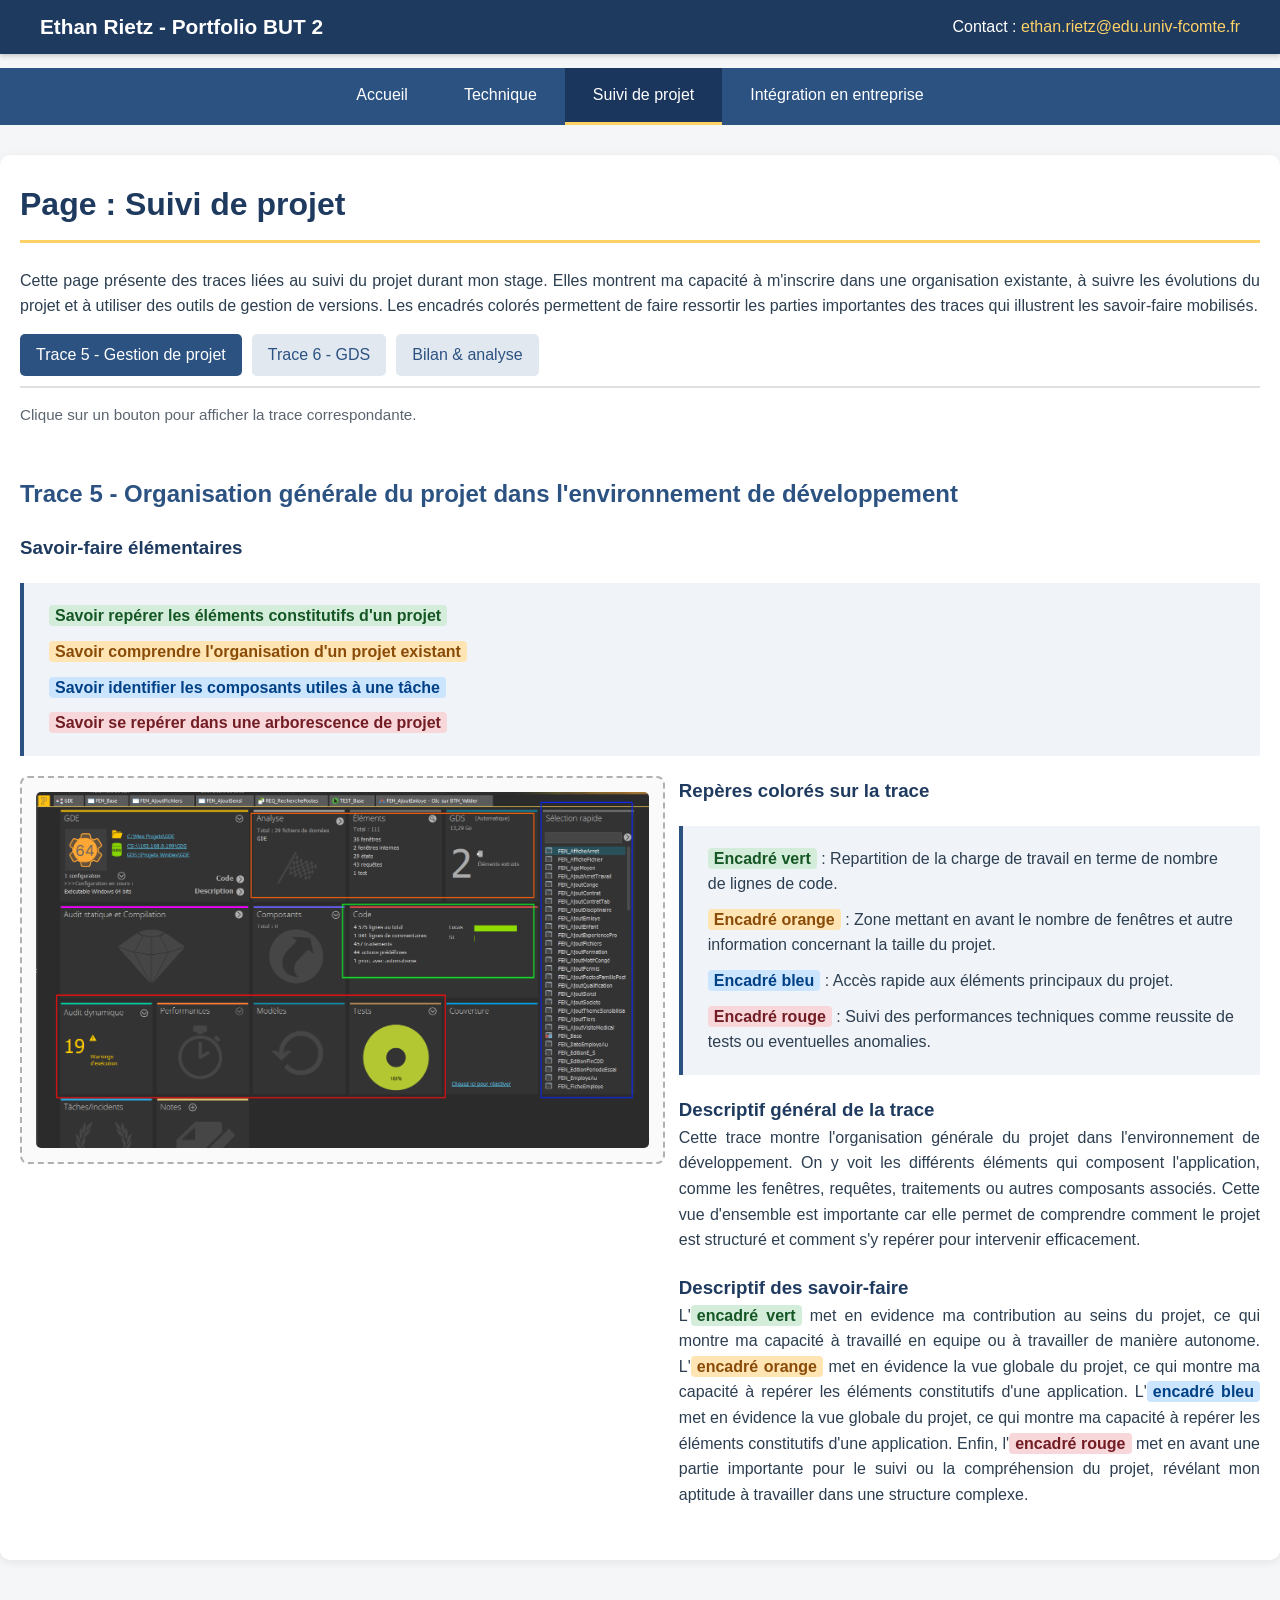
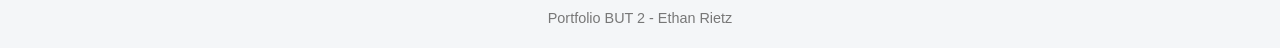
<file: suivi-de-projet.html>
<!DOCTYPE html>
<html lang="fr">
<head>
  <meta charset="UTF-8">
  <title>Suivi de projet - Portfolio BUT 2</title>
  <link rel="stylesheet" href="style.css">
</head>
<body>

<iframe class="site-fragment header-fragment" src="header.html" title="En-tête du portfolio"></iframe>

<nav class="main-nav">
  <a href="index.html">Accueil</a>
  <a href="technique.html">Technique</a>
  <a href="suivi-de-projet.html" class="active">Suivi de projet</a>
  <a href="integration.html">Intégration en entreprise</a>
</nav>

<main class="trace-page">
  <h1 class="page-title">Page : Suivi de projet</h1>
  <p>Cette page présente des traces liées au suivi du projet durant mon stage. Elles montrent ma capacité à m'inscrire dans une organisation existante, à suivre les évolutions du projet et à utiliser des outils de gestion de versions. Les encadrés colorés permettent de faire ressortir les parties importantes des traces qui illustrent les savoir-faire mobilisés.</p>

  <nav class="sub-nav">
    <button type="button" class="active" data-target="trace1">Trace 5 - Gestion de projet</button>
    <button type="button" data-target="trace2">Trace 6 - GDS</button>
    <button type="button" data-target="bilan">Bilan & analyse</button>
  </nav>

  <p class="subpage-switch-hint">Clique sur un bouton pour afficher la trace correspondante.</p>

  <section id="trace1" class="subpage-content active" data-subpage="trace1">
    <h2>Trace 5 - Organisation générale du projet dans l'environnement de développement</h2>

    <h3>Savoir-faire élémentaires</h3>
    <ul class="sf-list">
      <li><span class="sf sf-vert">Savoir repérer les éléments constitutifs d'un projet</span></li>
      <li><span class="sf sf-orange">Savoir comprendre l'organisation d'un projet existant</span></li>
      <li><span class="sf sf-bleu">Savoir identifier les composants utiles à une tâche</span></li>
      <li><span class="sf sf-rouge">Savoir se repérer dans une arborescence de projet</span></li>
    </ul>

    <div class="trace-layout">
      <div class="trace-media">
        <div class="trace-zone">
          <img src="image/GestionDuProjet.png" alt="Trace 1 - Gestion de projet">
        </div>
      </div>
      

      <div class="trace-content">
        <h3>Repères colorés sur la trace</h3>
        <ul class="sf-list">
          <li><span class="sf sf-vert">Encadré vert</span> : Repartition de la charge de travail en terme de nombre de lignes de code.</li>
          <li><span class="sf sf-orange">Encadré orange</span> : Zone mettant en avant le nombre de fenêtres et autre information concernant la taille du projet.</li>
          <li><span class="sf sf-bleu">Encadré bleu</span> : Accès rapide aux éléments principaux du projet.</li>
          <li><span class="sf sf-rouge">Encadré rouge</span> : Suivi des performances techniques comme reussite de tests ou eventuelles anomalies.</li>
        </ul>

        <h3>Descriptif général de la trace</h3>
        <p>Cette trace montre l'organisation générale du projet dans l'environnement de développement. 
          On y voit les différents éléments qui composent l'application, comme les fenêtres, requêtes, 
          traitements ou autres composants associés. Cette vue d'ensemble est importante car elle permet de 
          comprendre comment le projet est structuré et comment s'y repérer pour intervenir efficacement.</p>

        <h3>Descriptif des savoir-faire</h3>
        <p>L'<span class="sf sf-vert">encadré vert</span> met en evidence ma contribution au seins du projet, ce qui montre ma capacité à travaillé en equipe ou à travailler de manière autonome. 
          L'<span class="sf sf-orange">encadré orange</span> met en évidence la vue globale du projet, ce qui montre ma capacité à repérer les éléments constitutifs d'une application. 
          L'<span class="sf sf-bleu">encadré bleu</span> met en évidence la vue globale du projet, ce qui montre ma capacité à repérer les éléments constitutifs d'une application. 
          Enfin, l'<span class="sf sf-rouge">encadré rouge</span> met en avant une partie importante pour le suivi ou la compréhension du projet, révélant mon aptitude à travailler dans une structure complexe.</p>
      </div>
    </div>
  </section>

  <section id="trace2" class="subpage-content" data-subpage="trace2">
    <h2>Trace 6 - Suivi des évolutions du projet grâce au gestionnaire de sources</h2>

    <h3>Savoir-faire élémentaires</h3>
    <ul class="sf-list">
      <li><span class="sf sf-vert">Savoir utiliser un gestionnaire de versions</span></li>
      <li><span class="sf sf-orange">Savoir consulter l'historique d'un projet</span></li>
      <li><span class="sf sf-bleu">Savoir identifier les modifications réalisées</span></li>
      <li><span class="sf sf-rouge">Savoir comparer des versions successives</span></li>
    </ul>

    <div class="trace-layout">
      <div class="trace-media">
        <div class="trace-zone">
          <img src="image/GDS.png" alt="Trace 2 - GDS">
        </div>
        <div class="trace-zone">
          <img src="image/GDS2.png" alt="Trace 2 - GDS2">
        </div>
      </div>

      <div class="trace-content">
        <h3>Repères colorés sur la trace</h3>
        <ul class="sf-list">
          <li><span class="sf sf-vert">Encadré vert</span> : répertoire principal de l'application.</li>
          <li><span class="sf sf-violet">Encadré violet</span> : Ensemble des projets contenus dans le GDS(Gestionnaire de Source).</li>
          <li><span class="sf sf-bleu">Encadré bleu</span> : Ensemble des modifications apportées durant une version, modification, ajout et suppression de fichiers.</li>
          <li><span class="sf sf-rouge">Encadré rouge</span> : historique des versions successives.</li>
        </ul>

        <h3>Descriptif général de la trace</h3>
        <p>Cette trace correspond à l'utilisation du GDS dans le cadre du projet. 
          Elle montre les dépôts, les répertoires suivis, ainsi que l'historique des versions et des modifications. 
          Le GDS utilise un fonctionnement d'extraction des fichiers, un fichiers extrait ne peut etr modifié que par une personne, cela permet d'éviter les conflits de modification.
          Cette trace est importante car elle illustre la manière dont le projet est suivi dans le temps et comment les évolutions sont conservées 
          dans un environnement professionnel. Si le projet etait organisé en groupes, cela permettrait de mieux structurer et de faciliter le suivi des différentes parties du projet.</p>

        <h3>Descriptif des savoir-faire</h3>
        <p>L'<span class="sf sf-vert">encadré vert</span> met en évidence le répertoire sur lequel porte le suivi, ce qui montre ma capacité à utiliser un gestionnaire de versions dans un cadre concret. 
          L'<span class="sf sf-violet">encadré violet</span> attire l'attention sur les different projets, ce qui montre ma capacité à naviguer entre les différents espaces de travail. 
          L'<span class="sf sf-bleu">encadré bleu</span> met en avant le détail des éléments concernés, ce qui montre que je sais identifier les fichiers impliqués dans une évolution. 
          Enfin, l'<span class="sf sf-rouge">encadré rouge</span> souligne l'historique des versions, démontrant ma capacité à consulter et comprendre l'évolution du projet dans le temps.</p>
      </div>
    </div>
  </section>

  <section id="bilan" class="subpage-content" data-subpage="bilan">
    <h2>Bilan / Analyse - Suivi de projet</h2>

    <div class="bilan-block">
      <h3>Savoir-faire général 1 : Savoir utiliser des outils de suivi et de gestion de projet</h3>
      <p><strong>Résumé des savoir-faire élémentaires associés :</strong> ce savoir-faire général regroupe la capacité à se repérer dans un projet, à comprendre son organisation, à suivre ses éléments et à utiliser un gestionnaire de sources pour observer les évolutions du travail.</p>

      <p><strong>Traces associées :</strong></p>
      <ul class="sf-list">
        <li>Trace 5 : gestion de projet</li>
        <li>Trace 6 : GDS</li>
      </ul>

      <p><strong>Rappel du contexte d'utilisation :</strong> ces compétences ont été mobilisées tout au long du stage pour retrouver les bons éléments, comprendre la structure du projet et suivre les modifications apportées.</p>
      <p><strong>Contexte d'apprentissage :</strong> certaines bases avaient déjà été vues en formation, mais l'utilisation d'un autre gestionnaire de version que git permet de renforcer les acquis.</p>
      <p><strong>Difficultés d'apprentissage et/ou d'utilisation :</strong> la difficulté principale de comprendre le fonctionnement du GDS et de s'adapter à son interface.</p>

      <p><strong>Évaluation justifiée du niveau :</strong></p>
      <p>Niveau avant le stage : <span class="niveau">Moyen</span> &nbsp;→&nbsp; Niveau après : <span class="niveau">Bon</span></p>
      <p>Avant le stage, mon niveau était plutôt moyen. Après cette expérience, j'estime avoir atteint un bon niveau dans l'utilisation des outils de suivi du projet. notament pour la recherche des versions antérieuresdu projet.</p>
    </div>

    <div class="bilan-block">
      <h3>Savoir-faire général 2 : Savoir organiser son travail dans un projet a crée </h3>
      <p><strong>Résumé des savoir-faire élémentaires associés :</strong> ce savoir-faire général regroupe la capacité à se repérer dans une arborescence, identifier les composants utiles, comprendre l'état d'avancement du projet et intervenir dans une organisation a definir.</p>

      <p><strong>Traces associées :</strong></p>
      <ul class="sf-list">
        <li>Trace 5 : gestion de projet</li>
        <li>Trace 6 : GDS</li>
      </ul>

      <p><strong>Rappel du contexte d'utilisation :</strong> ce savoir-faire a été mobilisé de manière régulière pendant le stage, chaque fois qu'il fallait localiser les bons fichiers, comprendre les modifications existantes ou travailler sur une partie précise du projet.</p>
      <p><strong>Contexte d'apprentissage :</strong> L'outils etant incorporé et devellopé par Windev l'utilisation du GDS est tres intuitive et facile a prendre en main.</p>
      <p><strong>Difficultés d'apprentissage et/ou d'utilisation :</strong> la principale difficulté a été de resoudre certain probleme de compatibilité entre les fichiers lors de leurs suppression car defois ils etaient uniquement supprimés soit que sur le GDS soit en local.</p>

      <p><strong>Évaluation justifiée du niveau :</strong></p>
      <p>Niveau avant le stage : <span class="niveau">bon</span> &nbsp;→&nbsp; Niveau après : <span class="niveau">bon</span></p>
      <p>Avant le stage, ce savoir-faire était déjà bon. Après le stage, j'estime avoir garder un niveau bon, car le GDS etant plus simple que GIT cela ne m'a pas posé de problème majeur.</p>
    </div>
  </section>
</main>

<iframe class="site-fragment footer-fragment" src="footer.html" title="Pied de page du portfolio"></iframe>
<script src="script.js"></script>

</body>
</html>
</file>
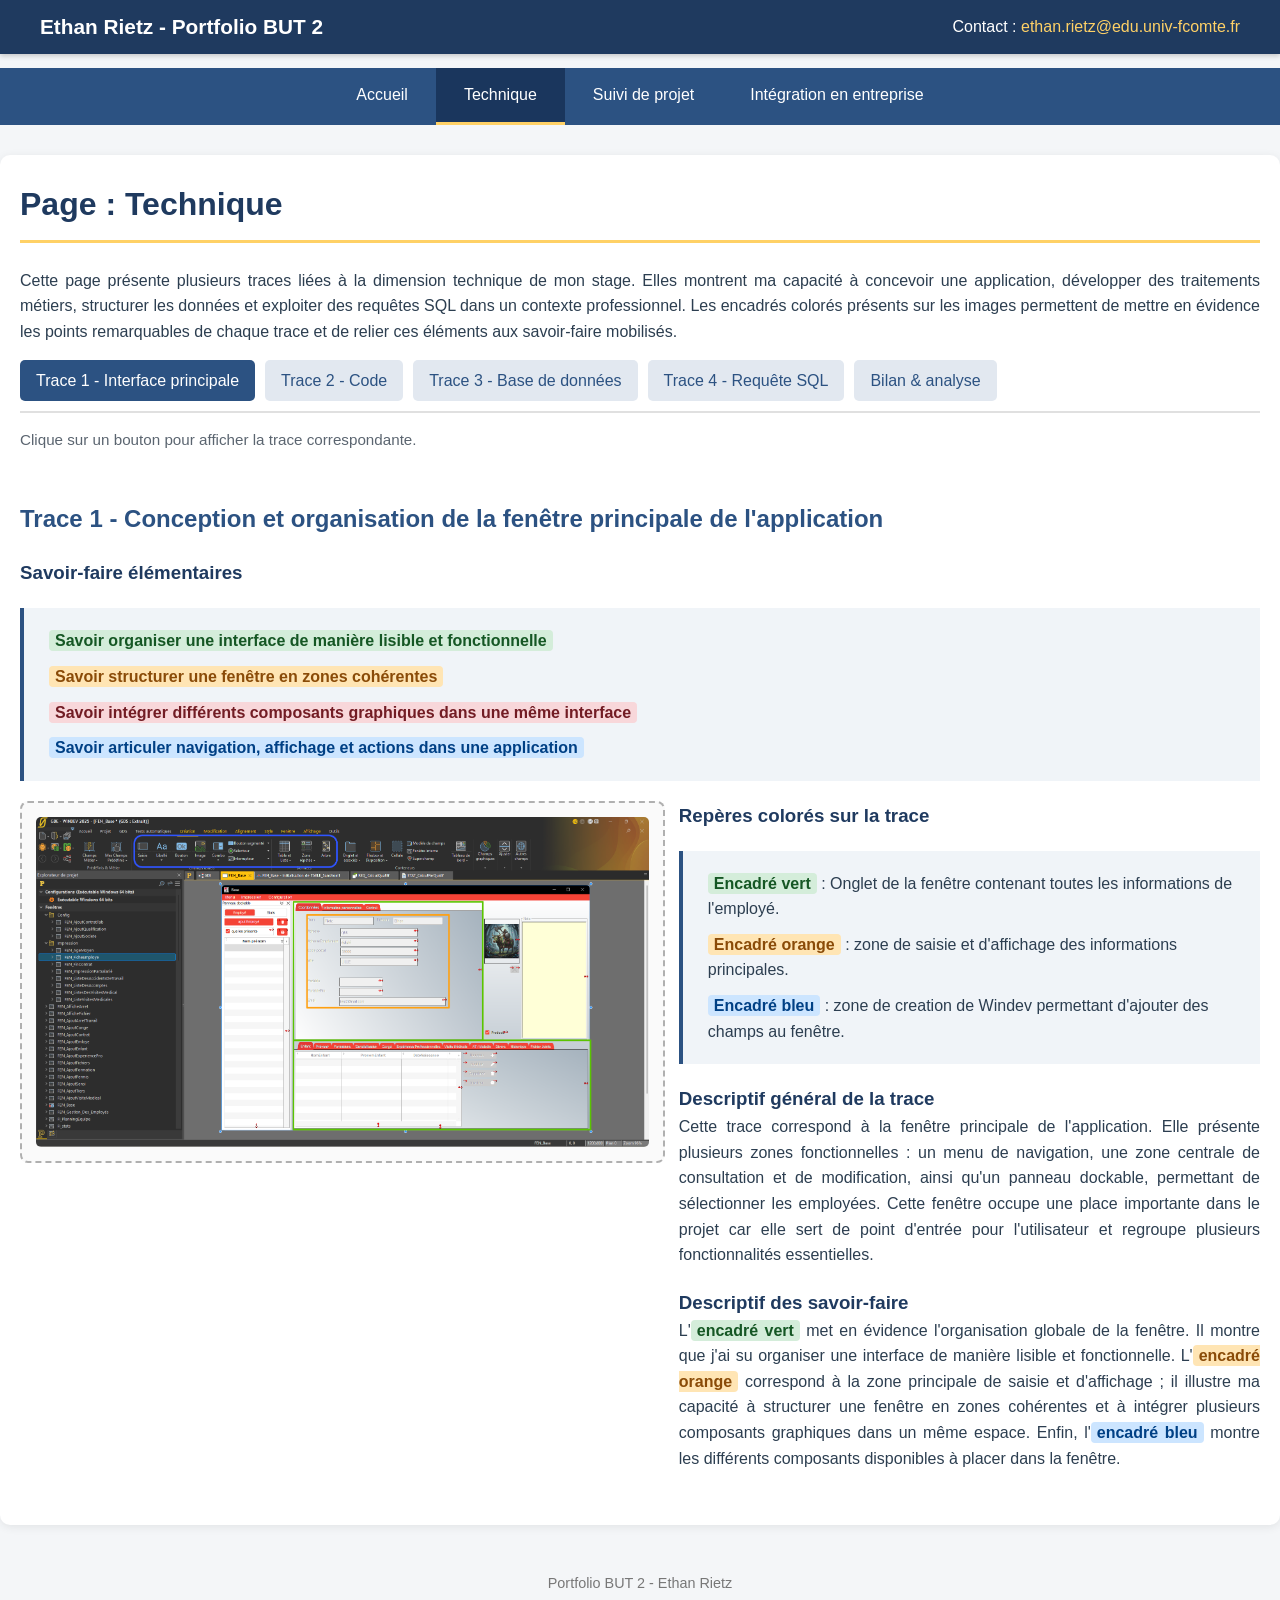
<file: technique.html>
<!DOCTYPE html>
<html lang="fr">
<head>
  <meta charset="UTF-8">
  <title>Technique - Portfolio BUT 2</title>
  <link rel="stylesheet" href="style.css">
</head>
<body>

<iframe class="site-fragment header-fragment" src="header.html" title="En-tête du portfolio"></iframe>

<nav class="main-nav">
  <a href="index.html">Accueil</a>
  <a href="technique.html" class="active">Technique</a>
  <a href="suivi-de-projet.html">Suivi de projet</a>
  <a href="integration.html">Intégration en entreprise</a>
</nav>

<main class="trace-page">
  <h1 class="page-title">Page : Technique</h1>
  <p>Cette page présente plusieurs traces liées à la dimension technique de mon stage. Elles montrent ma capacité à concevoir une application, développer des traitements métiers, structurer les données et exploiter des requêtes SQL dans un contexte professionnel. Les encadrés colorés présents sur les images permettent de mettre en évidence les points remarquables de chaque trace et de relier ces éléments aux savoir-faire mobilisés.</p>

  <nav class="sub-nav">
    <button type="button" class="active" data-target="trace1">Trace 1 - Interface principale</button>
    <button type="button" data-target="trace2">Trace 2 - Code</button>
    <button type="button" data-target="trace3">Trace 3 - Base de données</button>
    <button type="button" data-target="trace4">Trace 4 - Requête SQL</button>
    <button type="button" data-target="bilan">Bilan & analyse</button>
  </nav>

  <p class="subpage-switch-hint">Clique sur un bouton pour afficher la trace correspondante.</p>

  <section id="trace1" class="subpage-content active" data-subpage="trace1">
    <h2>Trace 1 - Conception et organisation de la fenêtre principale de l'application</h2>

    <h3>Savoir-faire élémentaires</h3>
    <ul class="sf-list">
      <li><span class="sf sf-vert">Savoir organiser une interface de manière lisible et fonctionnelle</span></li>
      <li><span class="sf sf-orange">Savoir structurer une fenêtre en zones cohérentes</span></li>
      <li><span class="sf sf-rouge">Savoir intégrer différents composants graphiques dans une même interface</span></li>
      <li><span class="sf sf-bleu">Savoir articuler navigation, affichage et actions dans une application</li>
    </ul>

    <div class="trace-layout">
      <div class="trace-media">
        <div class="trace-zone">
          <img src="image/MainPage.png" alt="Trace 1 - Interface principale">
        </div>
      </div>

      <div class="trace-content">
        <h3>Repères colorés sur la trace</h3>
        <ul class="sf-list">
          <li><span class="sf sf-vert">Encadré vert</span> : Onglet de la fenêtre contenant toutes les informations de l'employé.</li>
          <li><span class="sf sf-orange">Encadré orange</span> : zone de saisie et d'affichage des informations principales.</li>
          <li><span class="sf sf-bleu">Encadré bleu</span> : zone de creation de Windev permettant d'ajouter des champs au fenêtre.</li>
        </ul>

        <h3>Descriptif général de la trace</h3>
        <p>Cette trace correspond à la fenêtre principale de l'application. Elle présente plusieurs zones fonctionnelles : un menu de navigation, une zone centrale de consultation et de modification, ainsi qu'un panneau dockable, permettant de sélectionner les employées. Cette fenêtre occupe une place importante dans le projet car elle sert de point d'entrée pour l'utilisateur et regroupe plusieurs fonctionnalités essentielles.</p>

        <h3>Descriptif des savoir-faire</h3>
        <p>L'<span class="sf sf-vert">encadré vert</span> met en évidence l'organisation globale de la fenêtre. Il montre que j'ai su organiser une interface de manière lisible et fonctionnelle. L'<span class="sf sf-orange">encadré orange</span> correspond à la zone principale de saisie et d'affichage ; il illustre ma capacité à structurer une fenêtre en zones cohérentes et à intégrer plusieurs composants graphiques dans un même espace. Enfin, l'<span class="sf sf-bleu">encadré bleu</span> montre les différents composants disponibles à placer dans la fenêtre.</p>
      </div>
    </div>
  </section>

  <section id="trace2" class="subpage-content" data-subpage="trace2">
    <h2>Trace 2 - Développement d'un traitement avec lecture de fichier et conditions métier</h2>

    <h3>Savoir-faire élémentaires</h3>
    <ul class="sf-list">
      <li><span class="sf sf-vert">Savoir lire et parcourir un fichier texte</span></li>
      <li><span class="sf sf-orange">Savoir exploiter une donnée lue dans un traitement métier</span></li>
      <li><span class="sf sf-bleu">Savoir écrire une structure conditionnelle complexe</span></li>
      <li><span class="sf sf-rouge">Savoir développer un traitement robuste et compréhensible</span></li>
    </ul>

    <div class="trace-layout">
      <div class="trace-media">
        <div class="trace-zone">
          <img src="image/Code.png" alt="Trace 2 - Code">
        </div>
      </div>

      <div class="trace-content">
        <h3>Repères colorés sur la trace</h3>
        <ul class="sf-list">
          <li><span class="sf sf-vert">Encadré vert</span> : bloc principal de traitement et logique générale.</li>
          <li><span class="sf sf-bleu">Encadré bleu</span> : extraction ou manipulation d'une donnée précise.</li>
        </ul>

        <h3>Descriptif général de la trace</h3>
        <p>Cette trace montre un extrait de code utilisé pour exploiter des informations lues dans un fichier CSV et en déduire certaines valeurs métier, comme un 
          pays ou une localisation. Le traitement repose sur plusieurs conditions, sur l'analyse de chaînes de caractères et sur l'affectation finale de valeurs utiles. 
          Cette trace est représentative de mon travail de développement car elle combine lecture de données, logique métier et traitement conditionnel.
          </p>

        <h3>Descriptif des savoir-faire</h3>
        <p>L'<span class="sf sf-vert">encadré vert</span> met en évidence le bloc principal du traitement. 
          Il montre que je sais développer un traitement structuré et compréhensible, en organisant les différentes étapes de manière logique. L'<span class="sf sf-bleu">encadré bleu</span> met en avant une 
          opération de manipulation de chaîne ; cela montre que je sais exploiter une donnée lue dans un traitement métier et manipuler précisément son contenu. 
      </div>
    </div>
  </section>

  <section id="trace3" class="subpage-content" data-subpage="trace3">
    <h2>Trace 3 - Structuration et organisation des données dans l'application</h2>

    <h3>Savoir-faire élémentaires</h3>
    <ul class="sf-list">
      <li><span class="sf sf-vert">Savoir identifier les données utiles au fonctionnement d'une application</span></li>
      <li><span class="sf sf-orange">Savoir structurer des données de façon cohérente</span></li>
      <li><span class="sf sf-rouge">Savoir comprendre l'organisation des données dans un environnement existant</span></li>
    </ul>

    <div class="trace-layout">
      <div class="trace-media">
        <div class="trace-zone">
          <img src="image/SystementHFSQL.png" alt="Trace 3 - Base de donnees">
        </div>
      </div>

      <div class="trace-content">
        <h3>Repères colorés sur la trace</h3>
        <ul class="sf-list">
          <li><span class="sf sf-orange">Encadré orange</span> : Table Principale de l'application, La Fiche de Données "Employé" représente le centre de l'analyse (base de données).</li>
          <li><span class="sf sf-bleu">Encadré bleu</span> : Utilisation des Different Type de donnes Pour les rubriques (element d'une table) afin d'optimiser la mémoire utilisé par l'application.</li>
        </ul>

        <h3>Descriptif général de la trace</h3>
        <p>Cette trace correspond à la partie base de données utilisée dans le projet. Elle illustre la manière dont les informations manipulées par l'application sont organisées, stockées et reliées entre elles. 
          La base de données occupe une place centrale dans le fonctionnement global d'un projet WinDev, car elle permet de conserver et retrouver les informations nécessaires aux différentes fonctionnalités.</p>

        <h3>Descriptif des savoir-faire</h3>
          L'<span class="sf sf-orange">encadré orange</span> met en avant la fiche de données principale de l'application, illustrant mon aptitude à identifier les données utiles au fonctionnement de l'application. 
          L'<span class="sf sf-bleu">encadré bleu</span> Different logo des type de rubrique comme les ID, date, texte, numerique et booleen. 
        </p>
      </div>
    </div>
  </section>

  <section id="trace4" class="subpage-content" data-subpage="trace4">
    <h2>Trace 4 - Création et utilisation d'une requête SQL dans l'application</h2>

    <h3>Savoir-faire élémentaires</h3>
    <ul class="sf-list">
      <li><span class="sf sf-vert">Savoir exploiter les résultats d'une requête dans un traitement ou un affichage</span></li>
      <li><span class="sf sf-bleu">Savoir filtrer des résultats selon des critères</span></li>
      <li><span class="sf sf-rouge">Savoir intégrer une requête dans une application</span></li>
    </ul>

    <div class="trace-layout">
      <div class="trace-media">
        <div class="trace-zone">
          <img src="image/RequeteHFSQL.png" alt="Trace 4 - Requete SQL">
        </div>
      </div>

      <div class="trace-content">
        <h3>Repères colorés sur la trace</h3>
        <ul class="sf-list">
          <li><span class="sf sf-vert">Encadré vert</span> : structure générale de la requête. A gauche la selection des rubriques triées par leur fiche de données, A droite, les rubrique selectionnée dans la requete</li>
          <li><span class="sf sf-orange">Encadré orange</span> : Traitement possible sur les rubrique sélectionnées dans la requete.</li>
          <li><span class="sf sf-bleu">Encadré bleu</span> : Contenu de la requête ecrit en langage courant (en francais)</li>
          <li><span class="sf sf-rouge">Encadré rouge</span> : Requete affiché en langage SQL.</li>
        </ul>

        <h3>Descriptif général de la trace</h3>
        <p>Cette trace correspond à une requête SQL utilisée dans l'application pour récupérer des informations précises à partir de la base de données. 
          Elle s'inscrit dans le fonctionnement des Etat (editeur de pdf) de l'appliaction, elle permet de modifier dynamiquement le contenu des documents.</p>

        <h3>Descriptif des savoir-faire</h3>
        <p>L'<span class="sf sf-vert">encadré vert</span> met en avant la structure d'ensemble de la requête, ce qui montre ma capacité à écrire une requête SQL adaptée à un besoin concret. 
          L'<span class="sf sf-orange">encadré orange</span> souligne le bon traitement des données, illustrant mon aptitude à sélectionner les bonnes données selon un traitement précis. 
          L'<span class="sf sf-bleu">encadré bleu</span> correspond a ce que fait la requete dans un langage plus courant permettant de comprendre plus rapidement son contenu. 
          Enfin, l'<span class="sf sf-rouge">encadré rouge</span> Mont que malgré l'assistant qui fait une bonne partie du travaill, on peut tout de meme verifier son fonctionnement.</p>
      </div>
    </div>
  </section>

  <section id="bilan" class="subpage-content" data-subpage="bilan">
    <h2>Bilan / Analyse - Technique</h2>

    <div class="bilan-block">
      <h3>Savoir-faire général 1 : Savoir concevoir une solution informatique adaptée à un besoin</h3>
      <p><strong>Résumé des savoir-faire élémentaires associés :</strong> ce savoir-faire général regroupe les compétences liées à l'organisation d'une interface, à la structuration d'une application et à la compréhension des éléments nécessaires à son fonctionnement. Il s'appuie notamment sur la capacité à organiser une fenêtre, intégrer des composants, identifier les données utiles et construire une solution cohérente.</p>

      <p><strong>Traces associées :</strong></p>
      <ul class="sf-list">
        <li>Trace 1 : Page Principale / interface principale</li>
        <li>Trace 3 : base de données</li>
      </ul>

      <p><strong>Rappel du contexte d'utilisation :</strong> ce savoir-faire a été mobilisé lors de la conception de l'interface et dans la compréhension de la structure des données nécessaires au projet.</p>
      <p><strong>Contexte d'apprentissage :</strong> une partie de ces compétences a été abordée en cours, notamment dans le cadre des projets de développement et de base de données. Le stage m'a permis de les réinvestir dans un contexte professionnel plus concret.</p>
      <p><strong>Difficultés d'apprentissage et/ou d'utilisation :</strong> la difficulté principale a été de concevoir une solution cohérente, en tenant compte des contraintes techniques.</p>

      <p><strong>Évaluation justifiée du niveau :</strong></p>
      <p>Niveau avant le stage : <span class="niveau">Intermediaire</span> &nbsp;→&nbsp; Niveau après : <span class="niveau">Bon</span></p>
      <p>Avant le stage, mon niveau était moyen. Après cette expérience, j'estime avoir atteint un bon niveau, car je suis davantage capable de penser une solution dans son ensemble et pas seulement élément par élément.</p>
    </div>

    <div class="bilan-block">
      <h3>Savoir-faire général 2 : Savoir développer et implémenter des solutions techniques</h3>
      <p><strong>Résumé des savoir-faire élémentaires associés :</strong> ce savoir-faire général regroupe les compétences mobilisées dans l'écriture de code, la lecture de fichier, la manipulation de chaînes, l'écriture de requêtes SQL et l'exploitation de données pour produire un résultat fonctionnel.</p>

      <p><strong>Traces associées :</strong></p>
      <ul class="sf-list">
        <li>Trace 2 : code</li>
        <li>Trace 4 : requête SQL</li>
        <li>Trace 3 : base de données</li>
      </ul>

      <p><strong>Rappel du contexte d'utilisation :</strong> ce savoir-faire a été mobilisé dans les traitements métiers de l'application et dans l'exploitation des données stockées.</p>
      <p><strong>Contexte d'apprentissage :</strong> les bases ont été acquises en formation, mais leur mise en œuvre dans un projet existant m'a permis de progresser en rigueur et en autonomie.</p>
      <p><strong>Difficultés d'apprentissage et/ou d'utilisation :</strong> les principales difficultés ont été de comprendre la logique métier déjà présente, d'écrire un traitement fiable et d'exploiter correctement les données disponibles.</p>

      <p><strong>Évaluation justifiée du niveau :</strong></p>
      <p>Niveau avant le stage : <span class="niveau">Intermediaire</span> &nbsp;→&nbsp; Niveau après : <span class="niveau">Bon</span></p>
      <p>Avant le stage, mon niveau était moyen. Après le stage, je considère avoir progressé vers un niveau bon, car je sais mieux articuler code, données et contraintes métier.</p>
    </div>
  </section>
</main>

<iframe class="site-fragment footer-fragment" src="footer.html" title="Pied de page du portfolio"></iframe>
<script src="script.js"></script>

</body>
</html>
</file>
<file: style.css>
* {
  margin: 0;
  padding: 0;
  box-sizing: border-box;
}

body {
  font-family: 'Segoe UI', Tahoma, sans-serif;
  background-color: #f4f6f8;
  color: #2c3e50;
  line-height: 1.6;
}

/* === EN-TÊTE === */
header {
  background-color: #1f3a5f;
  color: white;
  padding: 15px 40px;
  display: flex;
  justify-content: space-between;
  align-items: center;
  position: sticky;
  top: 0;
  z-index: 100;
  box-shadow: 0 2px 5px rgba(0,0,0,0.2);
}

header h1 {
  font-size: 1.3em;
}

header .contact a {
  color: #ffd166;
  text-decoration: none;
}

/* === NAVIGATION PRINCIPALE === */
nav.main-nav {
  background-color: #2c5282;
  display: flex;
  justify-content: center;
  padding: 0;
}

nav.main-nav a {
  color: white;
  padding: 14px 28px;
  text-decoration: none;
  font-weight: 500;
  transition: background 0.3s;
}

nav.main-nav a:hover,
nav.main-nav a.active {
  background-color: #1a365d;
  border-bottom: 3px solid #ffd166;
}

.site-fragment {
  width: 100%;
  border: 0;
  display: block;
}

.header-fragment {
  height: 68px;
}

.footer-fragment {
  height: 58px;
}

/* === CONTENU PRINCIPAL === */
main {
  max-width: 1100px;
  margin: 30px auto;
  background: white;
  padding: 40px;
  border-radius: 10px;
  box-shadow: 0 2px 10px rgba(0,0,0,0.08);
}

main.trace-page {
  max-width: 1360px;
  padding: 24px 20px;
}

h1.page-title {
  color: #1f3a5f;
  border-bottom: 3px solid #ffd166;
  padding-bottom: 10px;
  margin-bottom: 25px;
}

h2 {
  color: #2c5282;
  margin-top: 30px;
  margin-bottom: 15px;
}

h3 {
  color: #1f3a5f;
  margin-top: 20px;
}

p {
  margin-bottom: 15px;
  text-align: justify;
}

.home-section {
  background: #fbfdff;
  border: 1px solid #dbe7f3;
  border-left: 5px solid #2c5282;
  border-radius: 12px;
  padding: 22px 24px;
  margin-bottom: 22px;
  box-shadow: 0 1px 6px rgba(31, 58, 95, 0.06);
}

.home-section h2 {
  margin-top: 0;
}

.home-section ul {
  margin: 0 0 15px 22px;
}

.home-image-placeholder {
  margin-top: 18px;
}

.image-placeholder {
  border: 2px dashed #9fb3c8;
  background: #f7fbff;
  color: #5b6570;
  border-radius: 10px;
  min-height: 140px;
  padding: 20px;
  display: flex;
  align-items: center;
  justify-content: center;
  text-align: center;
  font-style: italic;
}

.image-placeholder.large {
  min-height: 190px;
}

/* === SAVOIR-FAIRE EN COULEUR === */
.sf {
  font-weight: bold;
  padding: 2px 6px;
  border-radius: 4px;
}
.sf-bleu   { background: #cce5ff; color: #004085; }
.sf-vert   { background: #d4edda; color: #155724; }
.sf-orange { background: #ffe5b4; color: #8a4b08; }
.sf-rouge  { background: #f8d7da; color: #721c24; }
.sf-violet { background: #e2d9f3; color: #4b2e83; }

.sfe {
  display: inline-block;
  font-weight: bold;
  padding: 2px 8px;
  border-radius: 999px;
  white-space: nowrap;
}

.sfe-11 { background: #fff1e6; color: #c2410c; }
.sfe-12 { background: #e0f2fe; color: #0369a1; }
.sfe-13 { background: #dcfce7; color: #166534; }
.sfe-14 { background: #f3e8ff; color: #7e22ce; }
.sfe-21 { background: #d1fae5; color: #047857; }
.sfe-22 { background: #cffafe; color: #0f766e; }
.sfe-23 { background: #fef3c7; color: #b45309; }
.sfe-24 { background: #fee2e2; color: #b91c1c; }
.sfe-25 { background: #ffe4e6; color: #be123c; }
.sfe-26 { background: #e0e7ff; color: #3730a3; }

/* === LIENS VERS AUTRES PAGES (page accueil) === */
.sf-link {
  font-weight: bold;
  color: #2c5282;
  text-decoration: underline;
}

/* === SOUS-NAVIGATION (entre sous-pages) === */
nav.sub-nav {
  display: flex;
  gap: 10px;
  margin-bottom: 25px;
  flex-wrap: wrap;
  border-bottom: 2px solid #e0e0e0;
  padding-bottom: 10px;
}

nav.sub-nav a,
nav.sub-nav button {
  padding: 8px 16px;
  background: #e2e8f0;
  color: #2c5282;
  text-decoration: none;
  border-radius: 5px;
  font-size: 0.9em;
  transition: background 0.3s;
  border: none;
  cursor: pointer;
  font: inherit;
}

nav.sub-nav a:hover,
nav.sub-nav a.active,
nav.sub-nav button:hover,
nav.sub-nav button.active {
  background: #2c5282;
  color: white;
}

.subpage-display {
  margin-top: 20px;
}

.subpage-display {
  margin-top: 20px;
  position: relative;
}

.subpage-content {
  opacity: 0;
  transform: translateY(6px);
  max-height: 0;
  overflow: hidden;
  transition: opacity .28s ease, transform .28s ease, max-height .35s ease;
  will-change: opacity, transform, max-height;
  pointer-events: none;
}

.subpage-content.active {
  opacity: 1;
  transform: translateY(0);
  max-height: 2000px;
  pointer-events: auto;
}

.subpage-switch-hint {
  margin-top: -10px;
  margin-bottom: 18px;
  color: #5b6570;
  font-size: 0.95em;
}

/* === ZONE IMAGE / TRACE === */
.trace-zone {
  border: 2px dashed #b0b0b0;
  background: #fafafa;
  padding: 30px;
  text-align: center;
  margin: 20px 0;
  border-radius: 8px;
  min-height: 250px;
  display: flex;
  align-items: center;
  justify-content: center;
  color: #777;
  font-style: italic;
}

.trace-layout {
  display: grid;
  grid-template-columns: minmax(420px, 52%) minmax(0, 1fr);
  gap: 14px;
  align-items: start;
  margin: 14px 0;
}

.trace-media {
  min-width: 0;
}

.trace-content {
  min-width: 0;
}

.trace-content h3:first-child {
  margin-top: 0;
}

.trace-media .trace-zone {
  margin: 0;
}

.trace-media .trace-legend {
  margin-top: 8px;
  margin-bottom: 0;
}

.trace-media .trace-zone {
  padding: 14px;
  min-height: 0;
}

.trace-zone img {
  width: 100%;
  max-width: 100%;
  height: auto;
  max-height: 560px;
  object-fit: contain;
  border-radius: 5px;
  cursor: zoom-in;
}

.image-overlay {
  position: fixed;
  inset: 0;
  background: rgba(15, 23, 42, 0.92);
  display: none;
  align-items: center;
  justify-content: center;
  padding: 24px;
  z-index: 1000;
}

.image-overlay.open {
  display: flex;
}

.image-overlay-content {
  max-width: min(95vw, 1500px);
  max-height: 92vh;
  width: auto;
  height: auto;
  object-fit: contain;
  border-radius: 10px;
  box-shadow: 0 20px 60px rgba(0, 0, 0, 0.45);
  background: #fff;
}

.image-overlay-close {
  position: absolute;
  top: 18px;
  right: 22px;
  border: 0;
  background: rgba(255, 255, 255, 0.12);
  color: #fff;
  font-size: 2.2rem;
  line-height: 1;
  width: 48px;
  height: 48px;
  border-radius: 999px;
  cursor: pointer;
}

.image-overlay-close:hover {
  background: rgba(255, 255, 255, 0.2);
}

body.overlay-open {
  overflow: hidden;
}

.trace-legend {
  text-align: center;
  font-style: italic;
  color: #555;
  margin-bottom: 20px;
  font-size: 0.95em;
}

/* === LISTE SAVOIR-FAIRE === */
.sf-list {
  background: #f0f4f8;
  padding: 15px 25px;
  border-left: 4px solid #2c5282;
  margin: 20px 0;
  list-style: none;
}

.sf-list li {
  padding: 5px 0;
}

/* === BLOC BILAN === */
.bilan-block {
  background: #fff8e7;
  border: 1px solid #ffd166;
  border-radius: 8px;
  padding: 20px 25px;
  margin: 20px 0;
}

.bilan-block h3 {
  color: #8a6d3b;
  margin-top: 0;
}

.niveau {
  display: inline-block;
  padding: 5px 12px;
  background: #2c5282;
  color: white;
  border-radius: 15px;
  font-weight: bold;
  margin: 5px 0;
}

/* === ILLUSTRATION ACCUEIL === */
.illu-accueil {
  border: 2px dashed #b0b0b0;
  background: #fafafa;
  width: fit-content;
  display: flex;
  align-items: center;
  justify-content: center;
  color: #777;
  font-style: italic;
  margin: 20px 0;
  border-radius: 8px;
  padding: 12px;
}

.illu-accueil img {
  max-width: 100%;
  object-fit: contain;
  display: block;
}

footer {
  text-align: center;
  padding: 20px;
  color: #777;
  font-size: 0.9em;
}

@media (max-width: 800px) {
  .trace-layout {
    grid-template-columns: 1fr;
  }

  main.trace-page {
    padding: 20px 14px;
  }
}
</file>
